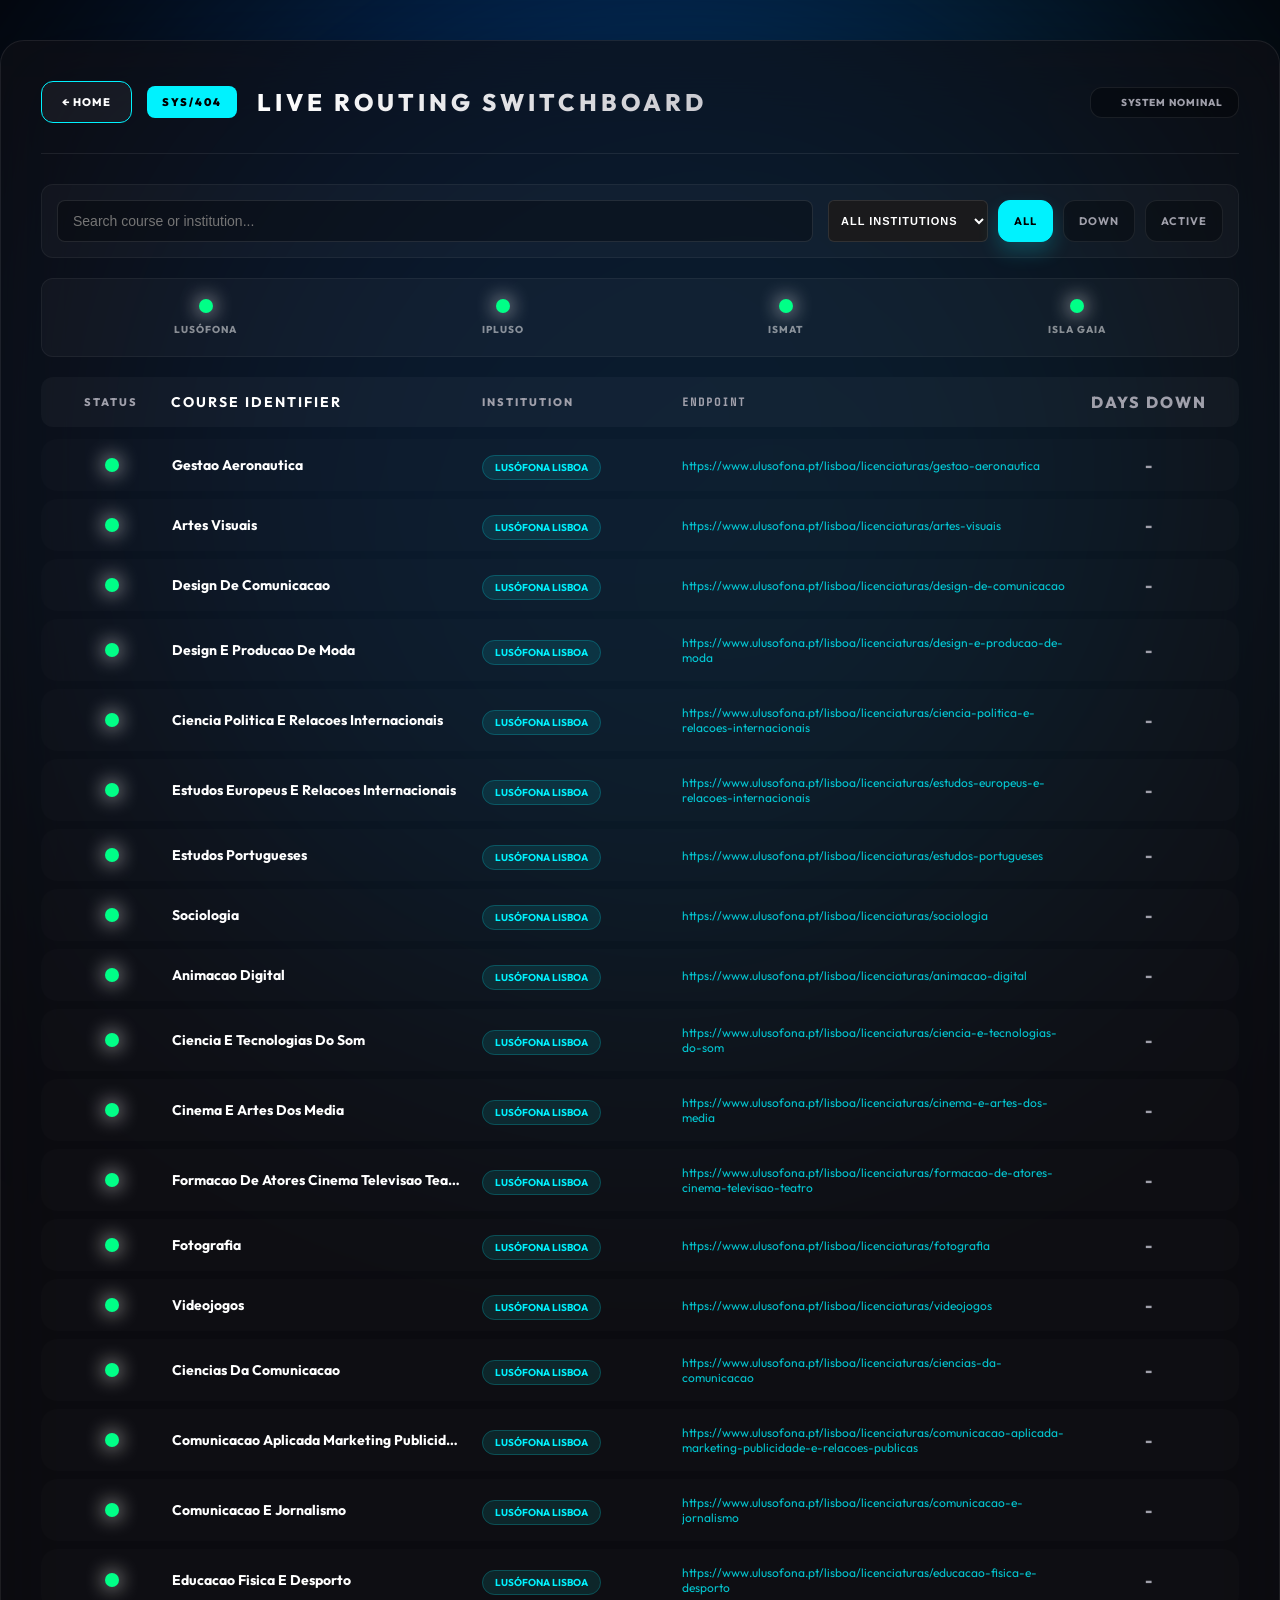
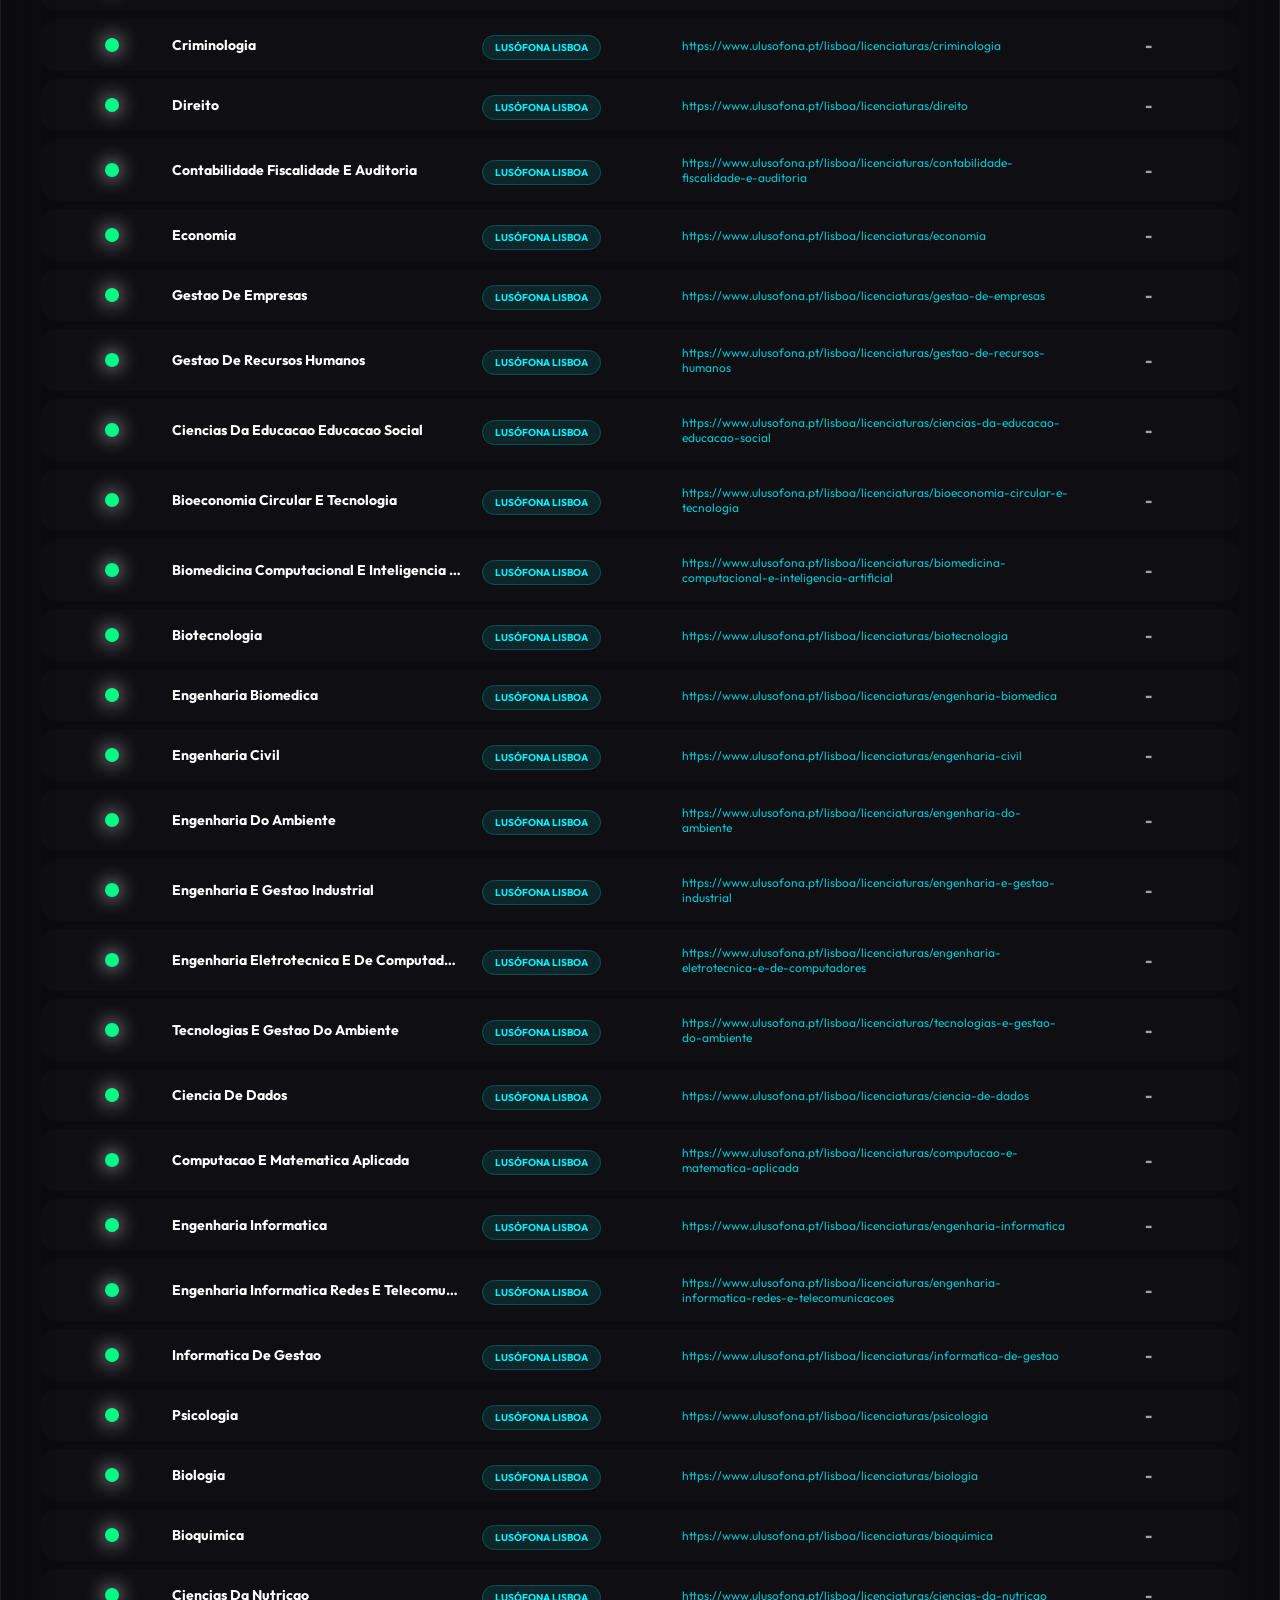
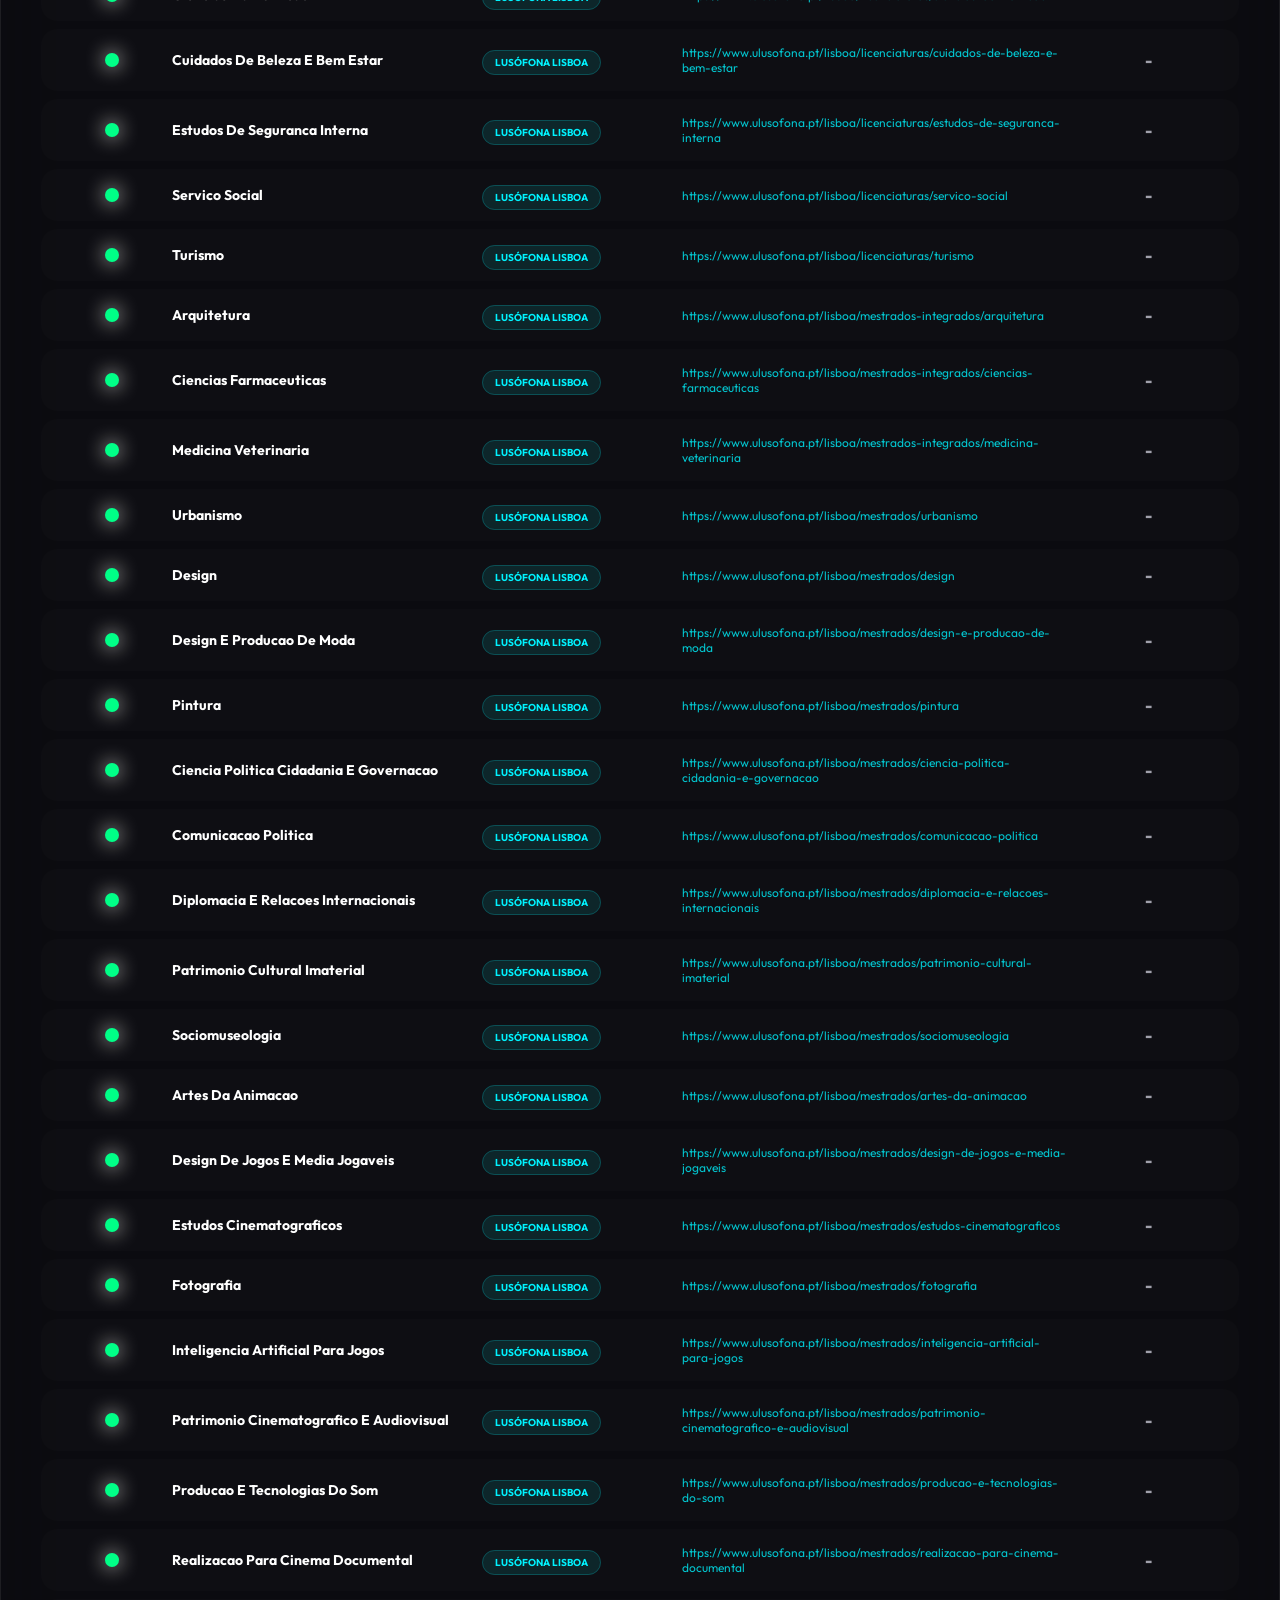
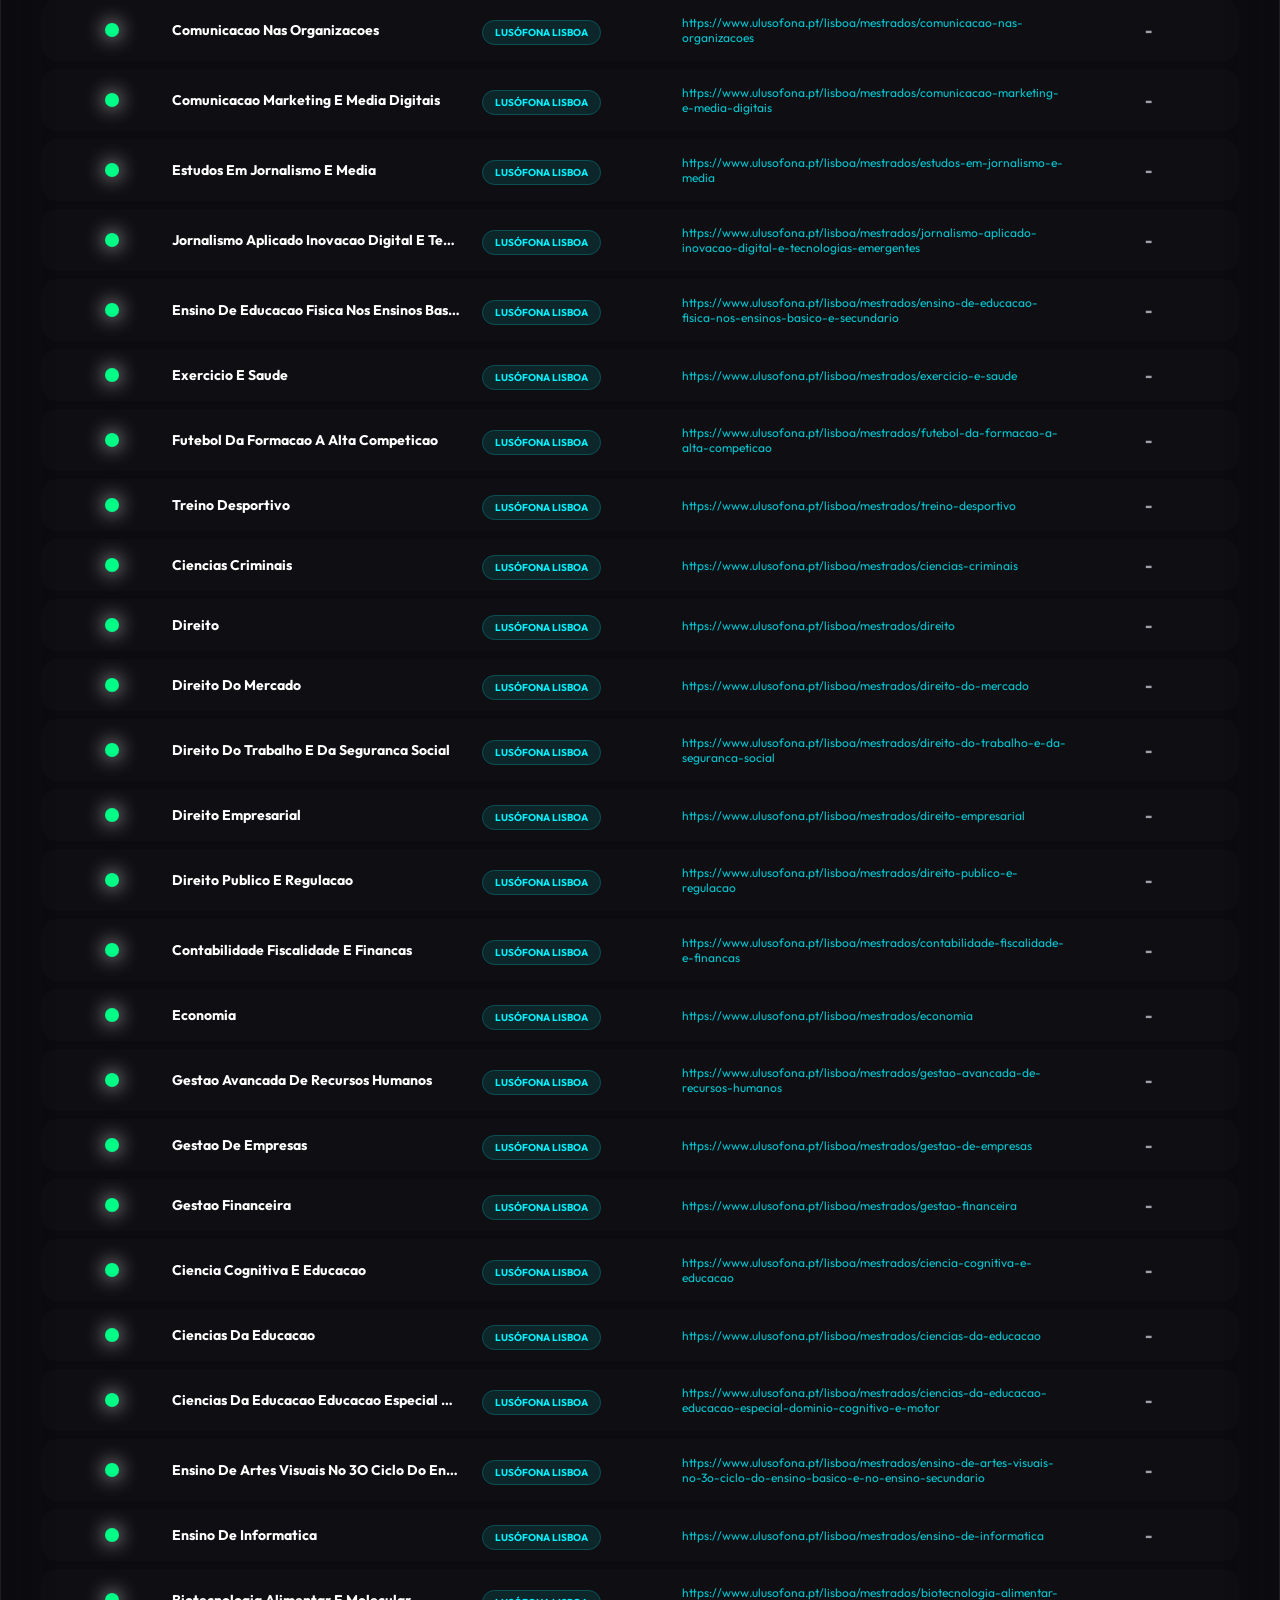
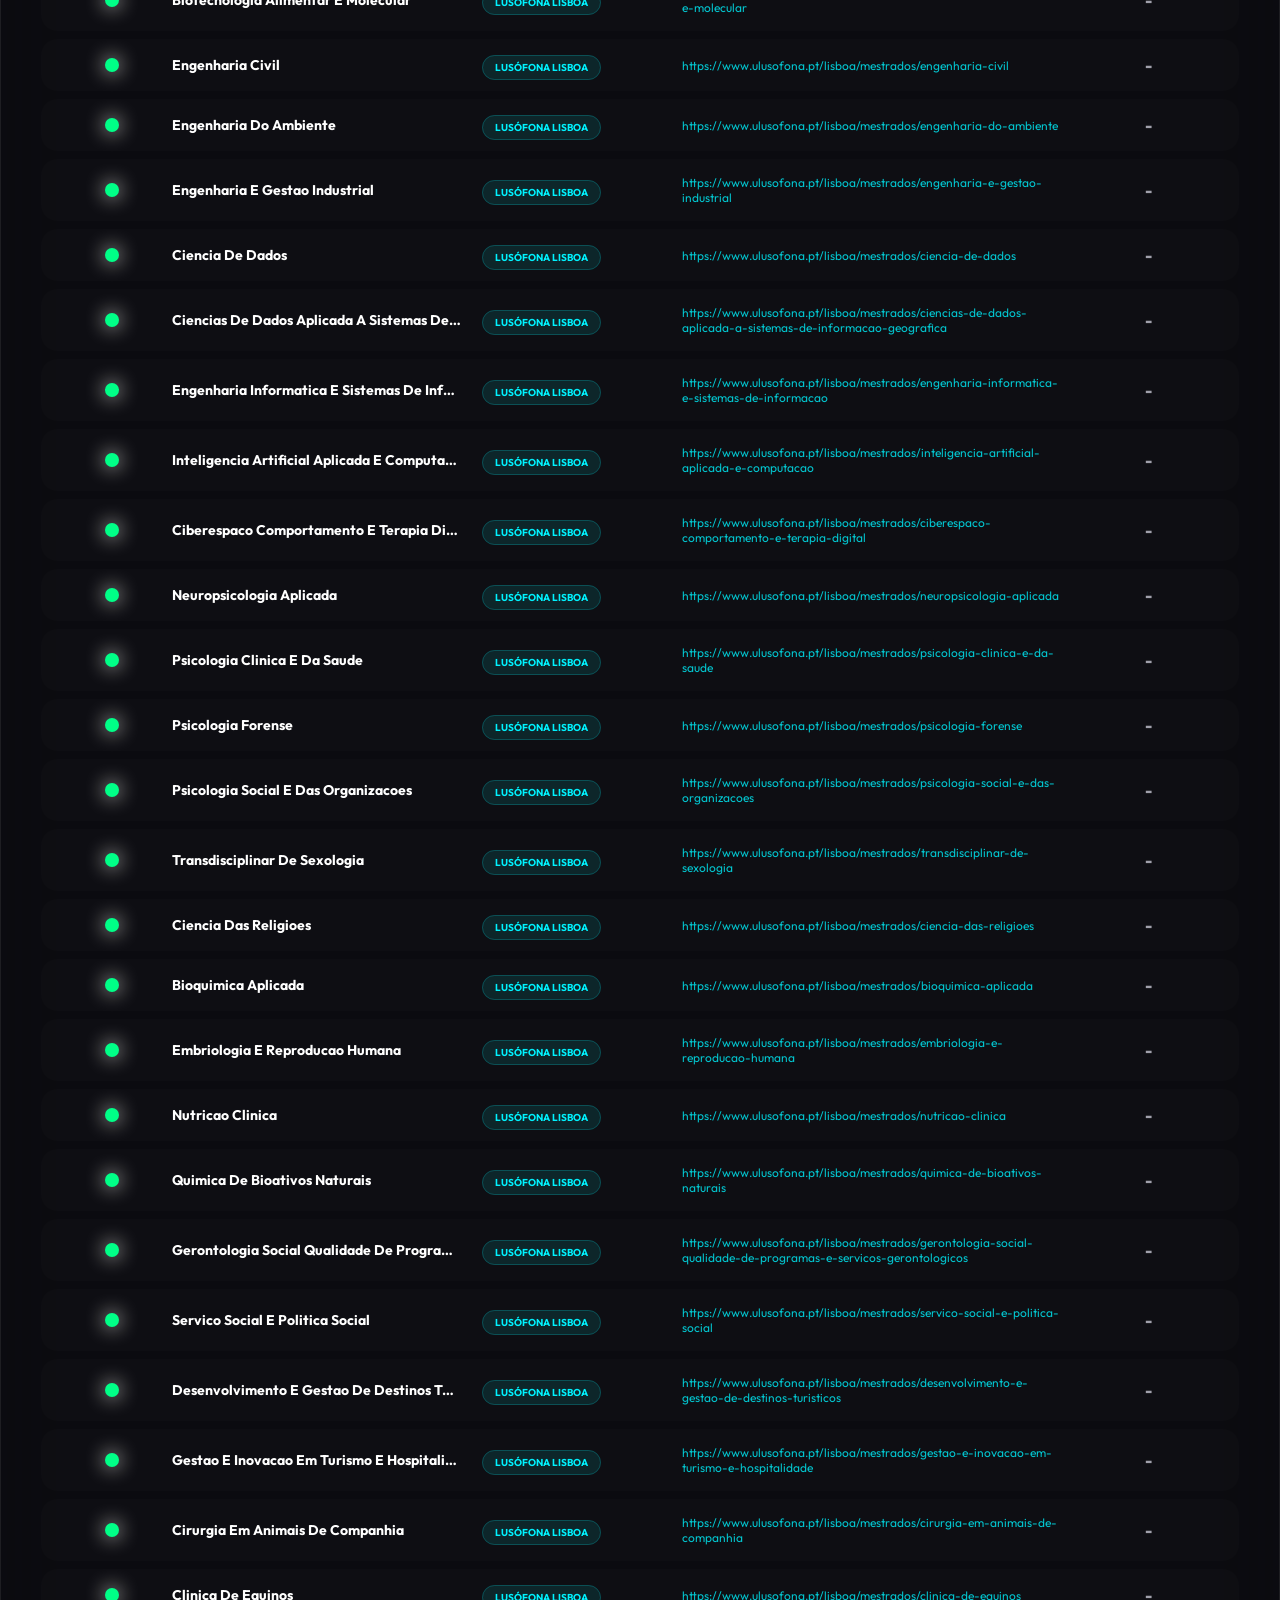
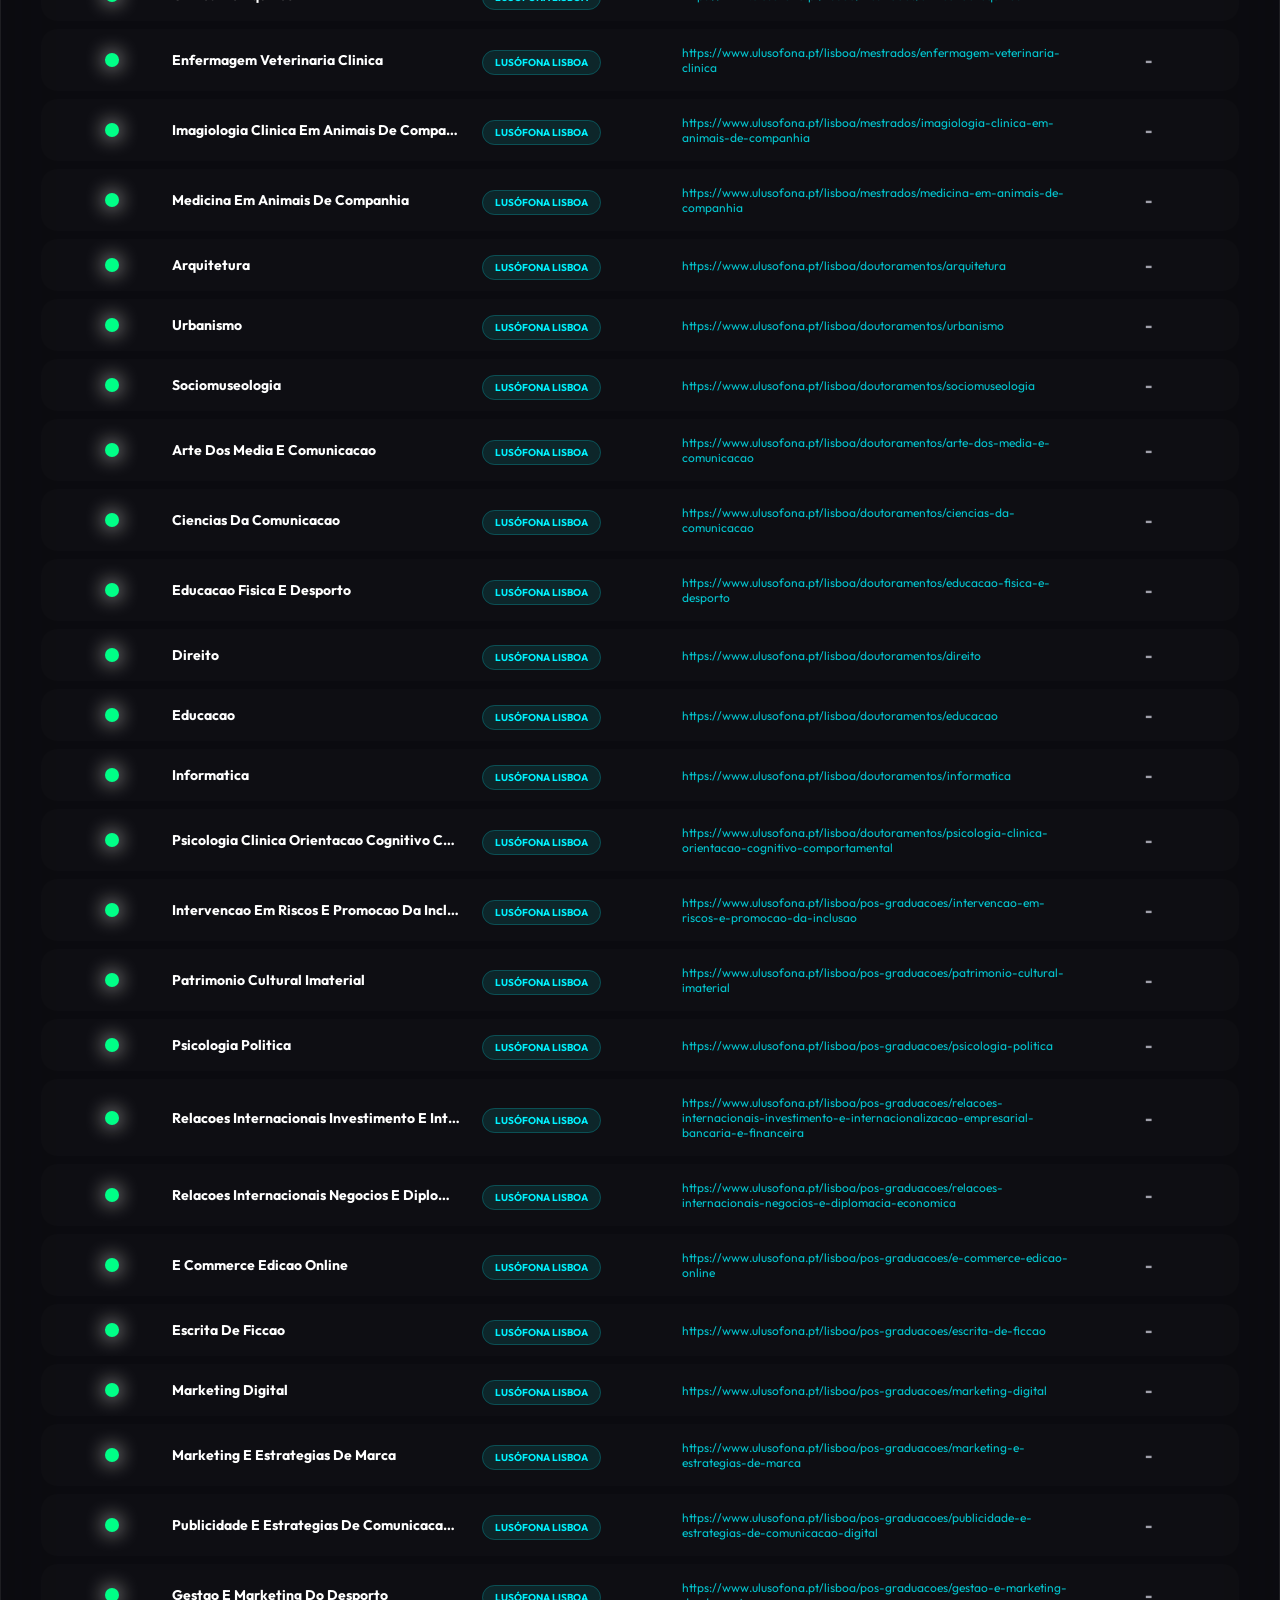
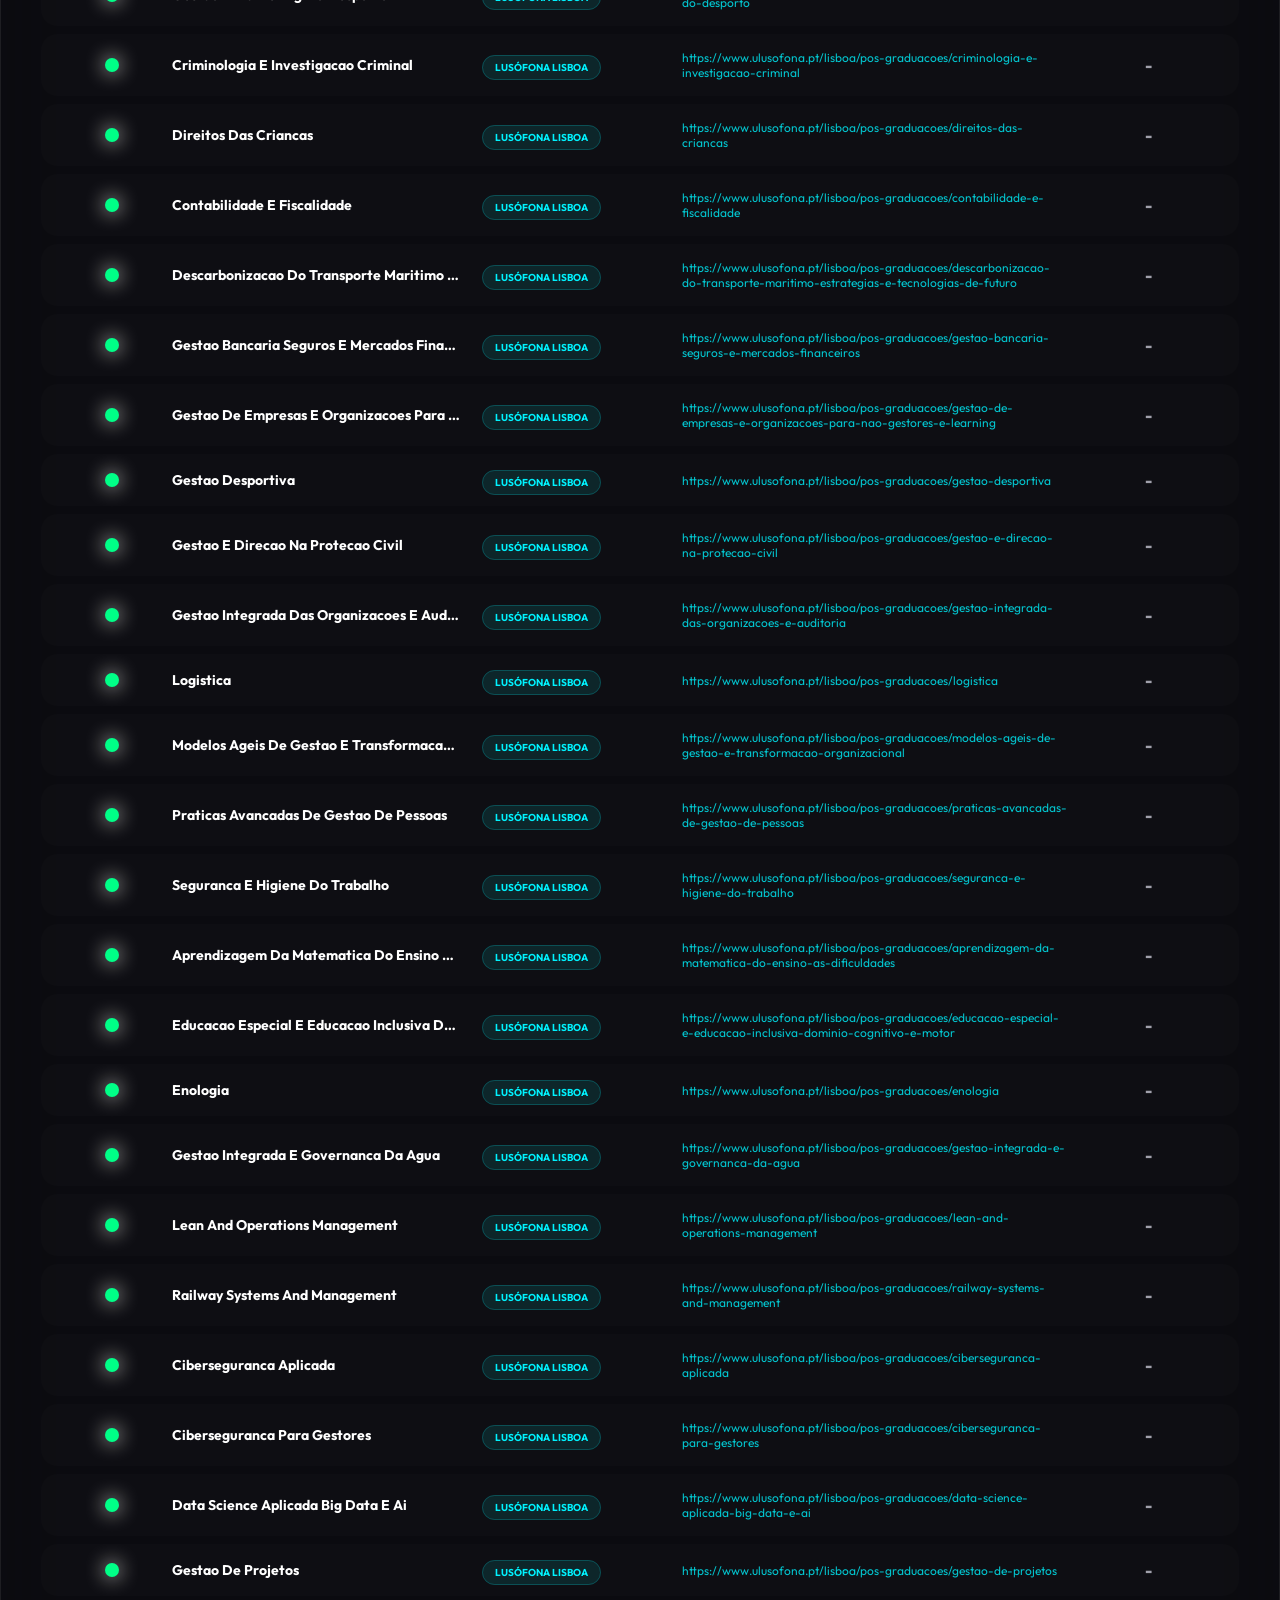
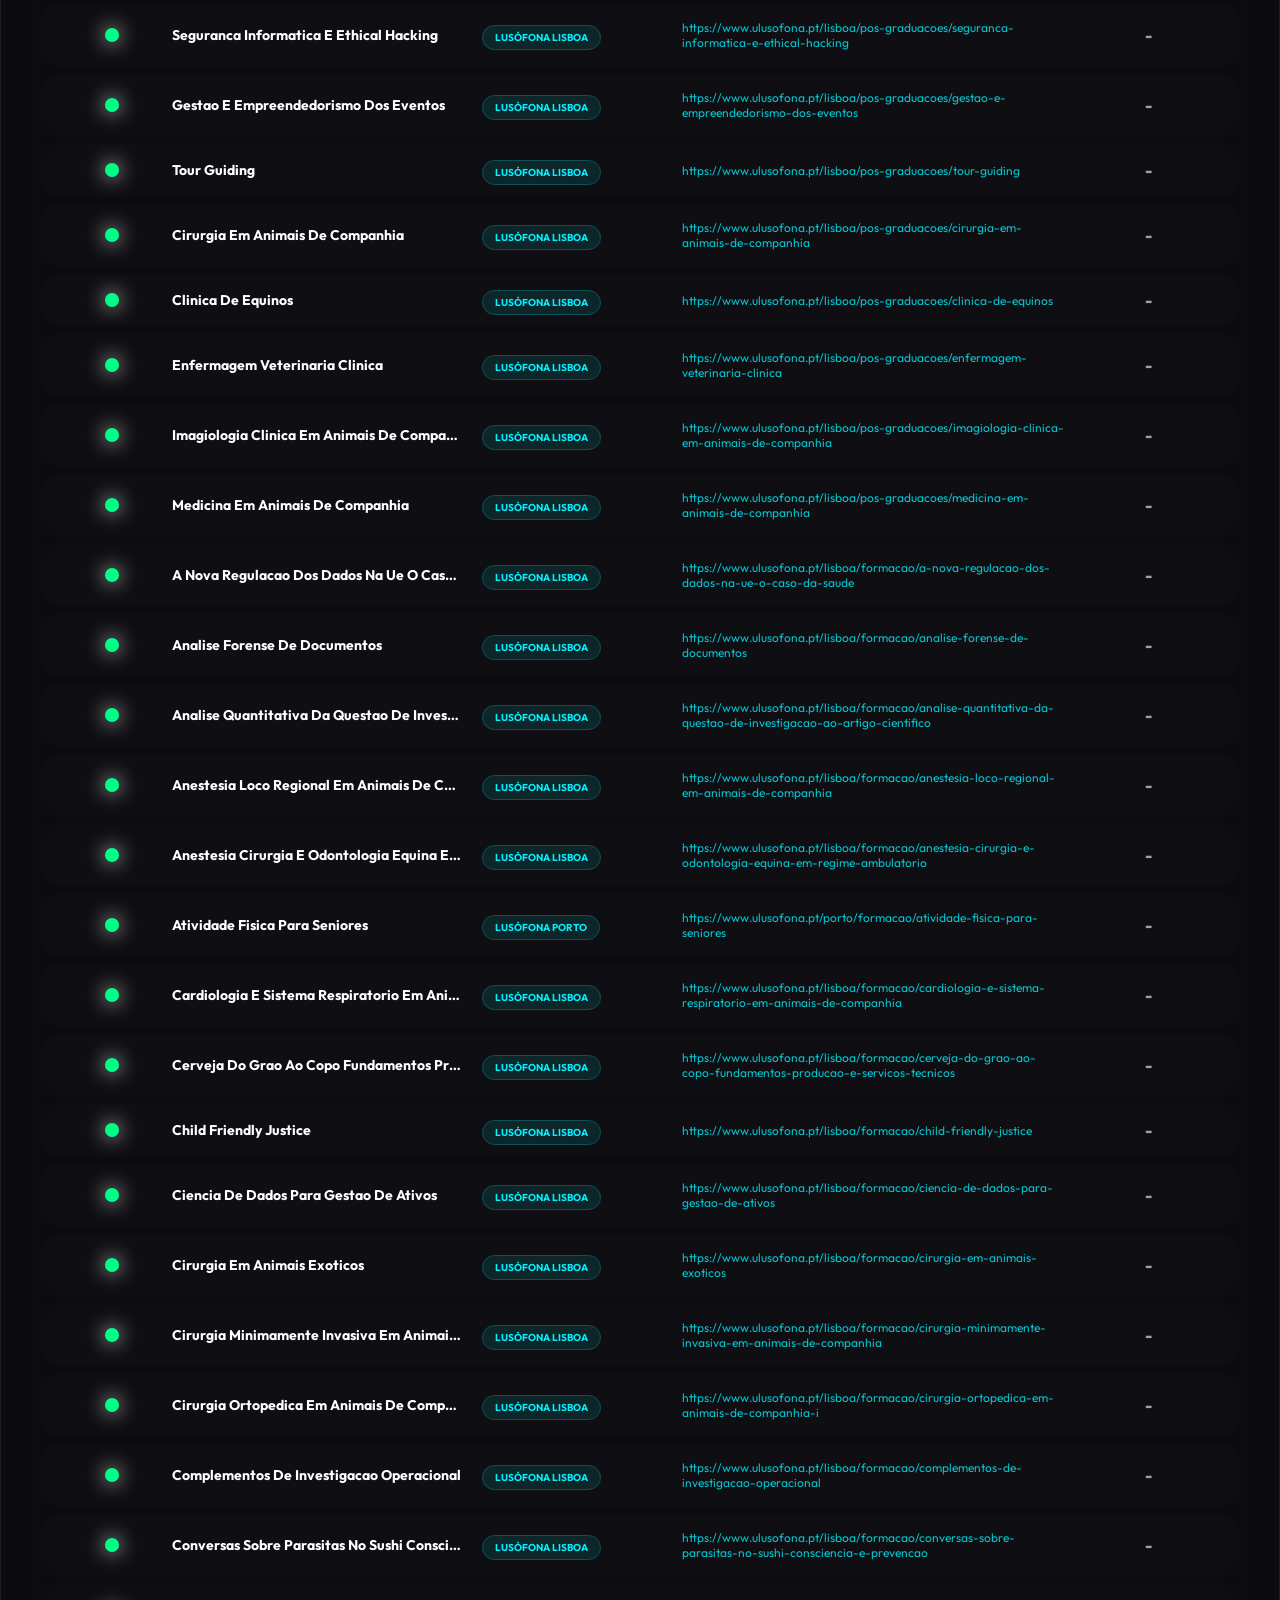
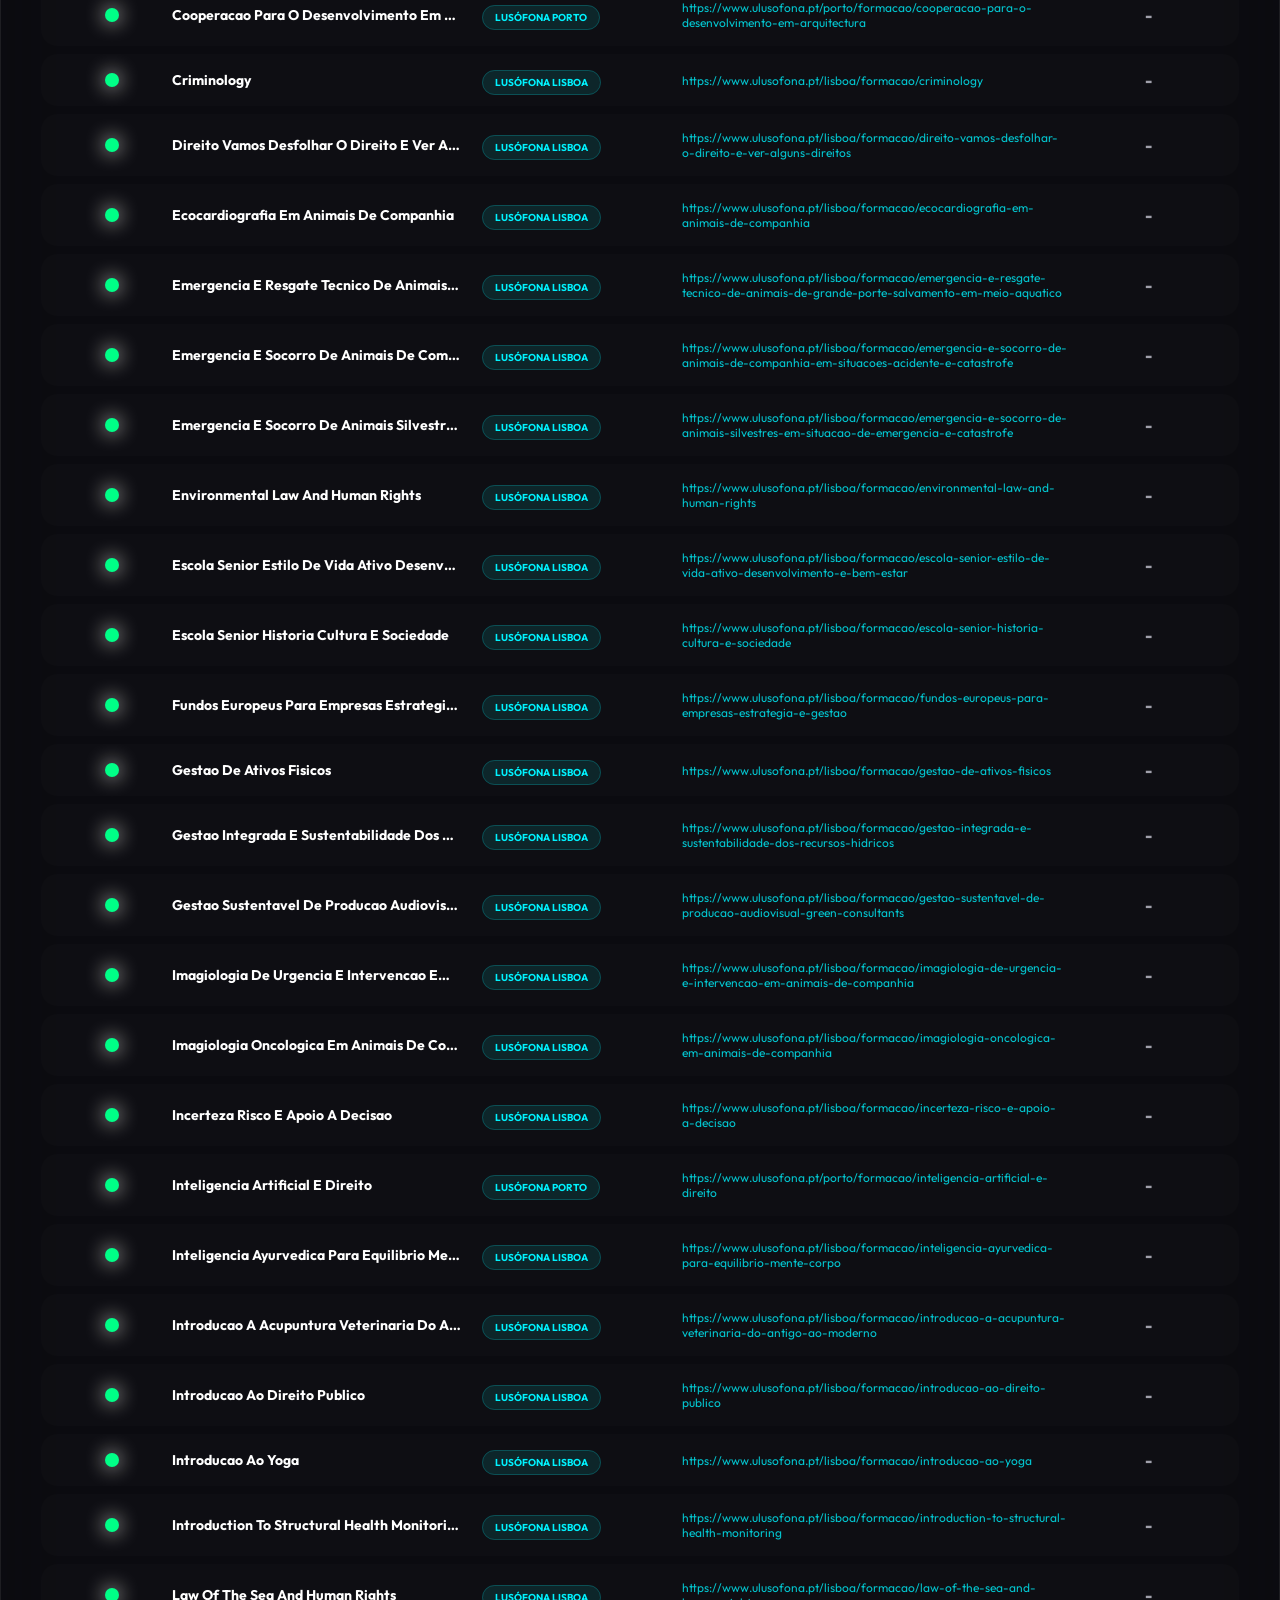
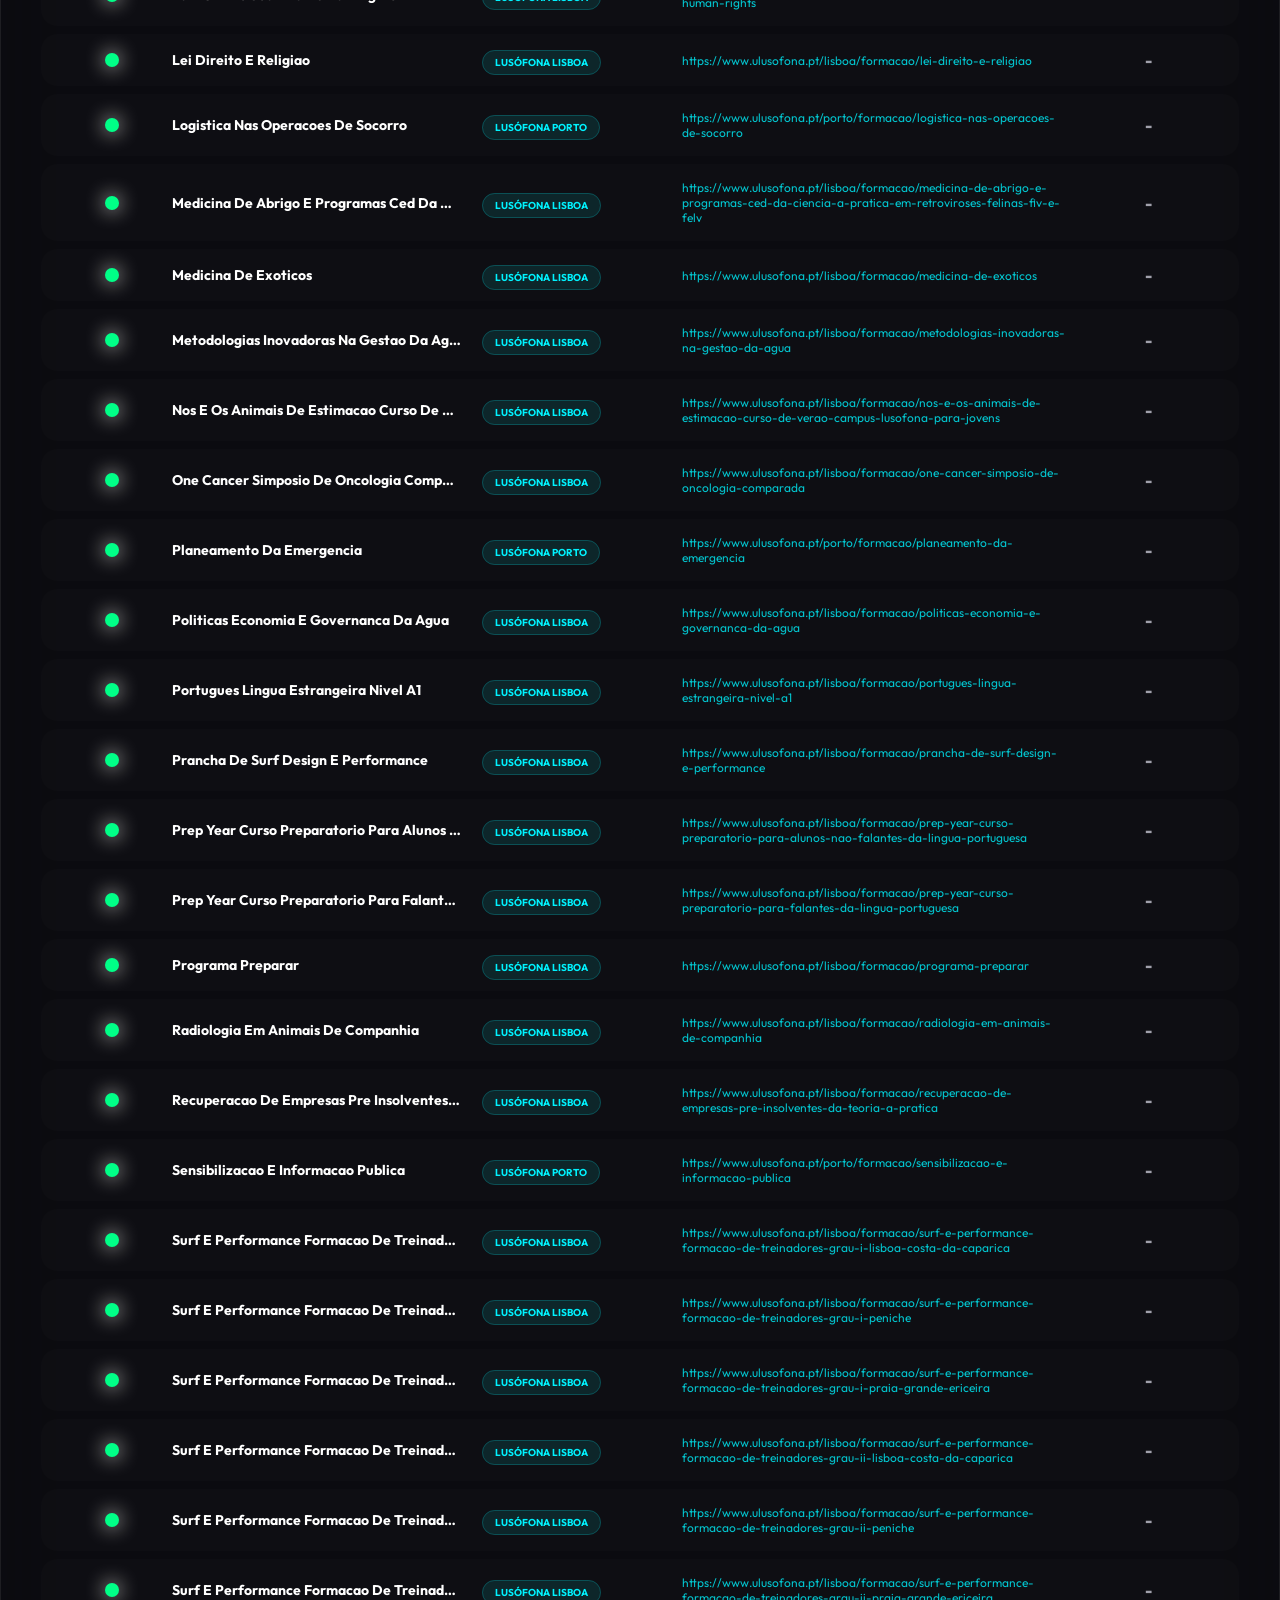
<file: 404-board/index.html>
<!DOCTYPE html>
<html lang="en">
<head>
    <meta charset="UTF-8">
    <meta name="viewport" content="width=device-width, initial-scale=1.0">
    <title>SYS/404 | Live Routing Switchboard</title>
    <link href="https://fonts.googleapis.com/css2?family=Outfit:wght@300;400;600;700;800&family=Share+Tech+Mono&display=swap" rel="stylesheet">
    <link rel="stylesheet" href="style.css">
</head>
<body>
    <!-- Ambient Animated Background Blob (Synced with Main) -->
    <div class="ambient-blob"></div>

    <div class="switchboard-container">
        <div class="header">
            <div class="header-left">
                <button class="btn-home" onclick="location.href='../index.html'">← HOME</button>
                <div class="sys-tag">SYS/404</div>
            </div>
            <h1>LIVE ROUTING SWITCHBOARD</h1>
            <div class="status-indicator">
                <div id="global-led" class="led-dot green pulse"></div>
                <div id="global-status">SYSTEM NOMINAL</div>
            </div>
        </div>

        <div id="critical-alert" class="alert-panel" style="display: none;">
            ⚠️ CRITICAL: We should remove these URLs. (5+ Days Down)
            <div id="critical-list"></div>
        </div>

        <div class="filter-bar" style="display: flex; gap: 15px; margin-bottom: 20px; align-items: center; background: rgba(255,255,255,0.03); padding: 15px; border-radius: 12px; border: 1px solid rgba(255,255,255,0.05);">
            <div class="search-box" style="flex: 1; position: relative;">
                <input type="text" id="board-search" placeholder="Search course or institution..." oninput="applyFilters()" style="width: 100%; background: rgba(0,0,0,0.3); border: 1px solid rgba(255,255,255,0.1); padding: 10px 15px; border-radius: 8px; color: white; font-family: 'Montserrat', sans-serif; outline: none;">
            </div>
            <div class="filter-buttons" style="display: flex; gap: 10px;">
                <select id="inst-filter" onchange="applyFilters()" style="background: #1a1a1c; border: 1px solid rgba(255,255,255,0.1); color: white; padding: 8px; border-radius: 6px; font-family: 'Montserrat', sans-serif; font-size: 11px; outline: none; cursor: pointer;">
                    <option value="all">ALL INSTITUTIONS</option>
                </select>
                <button onclick="setFilter('all')" class="filter-btn active" id="btn-all">ALL</button>
                <button onclick="setFilter('down')" class="filter-btn" id="btn-down">DOWN</button>
                <button onclick="setFilter('active')" class="filter-btn" id="btn-active">ACTIVE</button>
            </div>
        </div>

        <div class="server-status-bar" style="display: flex; justify-content: space-around; gap: 20px; margin-bottom: 20px; background: rgba(255,255,255,0.03); padding: 20px; border-radius: 12px; border: 1px solid rgba(255,255,255,0.05); text-align: center;">
            <div class="server-item">
                <div id="led-lusofona" class="led-diode yellow pulse" style="margin: 0 auto 10px;"></div>
                <div style="font-size: 10px; font-weight: 800; letter-spacing: 1px; color: rgba(255,255,255,0.5);">LUSÓFONA</div>
            </div>
            <div class="server-item">
                <div id="led-ipluso" class="led-diode yellow pulse" style="margin: 0 auto 10px;"></div>
                <div style="font-size: 10px; font-weight: 800; letter-spacing: 1px; color: rgba(255,255,255,0.5);">IPLUSO</div>
            </div>
            <div class="server-item">
                <div id="led-ismat" class="led-diode yellow pulse" style="margin: 0 auto 10px;"></div>
                <div style="font-size: 10px; font-weight: 800; letter-spacing: 1px; color: rgba(255,255,255,0.5);">ISMAT</div>
            </div>
            <div class="server-item">
                <div id="led-islagaia" class="led-diode yellow pulse" style="margin: 0 auto 10px;"></div>
                <div style="font-size: 10px; font-weight: 800; letter-spacing: 1px; color: rgba(255,255,255,0.5);">ISLA GAIA</div>
            </div>
        </div>

        <div class="grid-header">
            <div class="col-led">STATUS</div>
            <div class="col-course">COURSE IDENTIFIER</div>
            <div class="col-inst">INSTITUTION</div>
            <div class="col-url">ENDPOINT</div>
            <div class="col-days">DAYS DOWN</div>
        </div>

        <div id="switch-board-rows" class="rows-container">
            <!-- Rows injected via JS -->
            <div class="loading-state">ESTABLISHING CONNECTION...</div>
        </div>
    </div>

    <script>
        const TRANSLATIONS = {
            'en': {
                'title': 'LIVE ROUTING SWITCHBOARD',
                'home': '← HOME',
                'all-inst': 'ALL INSTITUTIONS',
                'all': 'ALL',
                'down': 'DOWN',
                'active': 'ACTIVE',
                'status': 'STATUS',
                'course': 'COURSE IDENTIFIER',
                'inst': 'INSTITUTION',
                'endpoint': 'ENDPOINT',
                'days': 'DAYS DOWN',
                'loading': 'ESTABLISHING CONNECTION...',
                'search': 'Search course or institution...',
                'nominal': 'SYSTEM NOMINAL',
                'minor': 'MINOR ANOMALIES DETECTED',
                'critical': 'CRITICAL SECTOR FAILURES'
            },
            'pt': {
                'title': 'PAINEL DE ROTEAMENTO LIVE',
                'home': '← INÍCIO',
                'all-inst': 'TODAS AS INSTITUIÇÕES',
                'all': 'TODOS',
                'down': 'DOWN',
                'active': 'ATIVOS',
                'status': 'STATUS',
                'course': 'IDENTIFICADOR DO CURSO',
                'inst': 'INSTITUIÇÃO',
                'endpoint': 'ENDPOINT',
                'days': 'DIAS DOWN',
                'loading': 'ESTABELECENDO CONEXÃO...',
                'search': 'Procurar curso ou instituição...',
                'nominal': 'SISTEMA NOMINAL',
                'minor': 'PEQUENAS ANOMALIAS DETETADAS',
                'critical': 'FALHAS CRÍTICAS DE SETOR'
            }
        };

        let currentLang = localStorage.getItem('hub_lang') || 'en';

        function updateUILanguage() {
            const t = TRANSLATIONS[currentLang];
            if (!t) return;
            document.querySelector('h1').textContent = t.title;
            const homeBtn = document.querySelector('.btn-home');
            if (homeBtn) homeBtn.textContent = t.home;
            
            const instFilter = document.getElementById('inst-filter');
            if (instFilter && instFilter.options[0]) {
                instFilter.options[0].textContent = t['all-inst'];
            }
            
            const btnAll = document.getElementById('btn-all');
            const btnDown = document.getElementById('btn-down');
            const btnActive = document.getElementById('btn-active');
            if (btnAll) btnAll.textContent = t.all;
            if (btnDown) btnDown.textContent = t.down;
            if (btnActive) btnActive.textContent = t.active;
            
            const search = document.getElementById('board-search');
            if (search) search.placeholder = t.search;
            
            const headers = document.querySelectorAll('.grid-header > div');
            if (headers.length >= 5) {
                headers[0].textContent = t.status;
                headers[1].textContent = t.course;
                headers[2].textContent = t.inst;
                headers[3].textContent = t.endpoint;
                headers[4].textContent = t.days;
            }
            
            const loading = document.querySelector('.loading-state');
            if (loading) loading.textContent = t.loading;
        }

        function loadScript(src) {
            return new Promise((resolve, reject) => {
                const s = document.createElement('script');
                s.src = src + '?v=' + Date.now();
                s.onload = resolve;
                s.onerror = reject;
                document.head.appendChild(s);
            });
        }

        // Sync auth and credentials via URL query parameters (important for file:/// and cross-origin sandboxing)
        function syncUrlCredentials() {
            const urlParams = new URLSearchParams(window.location.search);
            const urlUser = urlParams.get('user');
            const urlToken = urlParams.get('token');
            
            if (urlUser) {
                localStorage.setItem('hub_user_name', urlUser);
                localStorage.setItem('hub_is_authed', 'true');
            }
            if (urlToken) {
                localStorage.setItem('github_token', urlToken);
            }
            
            const activeUser = localStorage.getItem('hub_user_name');
            const activeToken = localStorage.getItem('github_token');
            
            if (activeUser) {
                const queryParams = new URLSearchParams();
                queryParams.set('user', activeUser);
                if (activeToken) queryParams.set('token', activeToken);
                const queryStr = queryParams.toString();
                
                const btnHome = document.querySelector('.btn-home');
                if (btnHome) {
                    btnHome.setAttribute('onclick', `location.href='../index.html?${queryStr}'`);
                }
            }
        }

        async function initBoard() {
            syncUrlCredentials();
            try {
                console.log("[404 Board] Starting data ingestion...");
                
                // 1. Load Special Data (Toplinks) - This sets window.specialData
                try {
                    await loadScript('results_special.js');
                    if (window.specialData) {
                        console.log("[404 Board] Captured specialData:", window.specialData.length);
                    }
                } catch(e) { console.warn("[404 Board] No special results found."); }

                // 2. Load Main Data (Courses) - This sets window.telemetryData
                try {
                    await loadScript('results.js');
                    if (window.telemetryData) {
                        console.log("[404 Board] Captured telemetryData:", window.telemetryData.length);
                    }
                } catch(e) { console.warn("[404 Board] No main results found."); }

                const finalData = window.telemetryData || [];
                const specialData = window.specialData || [];

                console.log(`[404 Board] Data Load Complete. Courses: ${finalData.length}, Toplinks: ${specialData.length}`);
                
                checkTelemetry(finalData);
                updateServerLeds(specialData);
            } catch (err) {
                console.error("Critical: Telemetry logic error.", err);
                document.getElementById('switch-board-rows').innerHTML = '<div style="text-align:center; padding:40px; color:#ff4757;">SYSTEM SYNC ERROR - REFRESH IN 60s</div>';
            }
        }

        initBoard();

        function checkTelemetry(data) {
            const container = document.getElementById('switch-board-rows');
            if (!container) return;

            if (!data || data.length === 0) {
                container.innerHTML = '<div style="text-align:center; padding:40px; color:#ffa502;">NO COURSE DATA FOUND - RUNNING AGENT...</div>';
                return;
            }
            
            container.innerHTML = ''; // Clear the "Establishing Connection"
            currentLang = localStorage.getItem('hub_lang') || 'en';
            updateUILanguage();
            
            if (window.telemetryData) {
                rawData = window.telemetryData.map(item => {
                    const txt = document.createElement('textarea');
                    txt.innerHTML = item.Institution || '';
                    return { ...item, Institution: txt.value };
                });

                if (window.specialData) {
                    updateServerLeds(window.specialData);
                }

                populateInstitutions(rawData);
                applyFilters();
                
                const loading = document.querySelector('.loading-state');
                if (loading) loading.style.display = 'none';
            }
        }
        
        function updateServerLeds(data) {
            console.log("[404 Board] LED Update Event: Processing", data.length, "records");
            const mapping = {
                'led-lusofona': 'ensinolusofona.pt',
                'led-ipluso': 'ipluso.pt',
                'led-ismat': 'ismat.pt',
                'led-islagaia': 'islagaia.pt'
            };

            Object.keys(mapping).forEach(id => {
                const urlPart = mapping[id];
                const record = data.find(item => (item.Url || '').toLowerCase().includes(urlPart));
                const led = document.getElementById(id);
                
                if (led) {
                    if (record) {
                        const isOk = record.Status === 'OK' || record.StatusCode === 200 || record.StatusCode === "200";
                        led.className = `led-diode ${isOk ? 'green glow' : 'red pulse-fast'}`;
                        console.log(`[404 Board] MATCH: ${id} -> ${record.Url} [${isOk ? 'UP' : 'DOWN'}]`);
                    } else {
                        console.warn(`[404 Board] MISS: No record found for ${id} using pattern '${urlPart}'`);
                    }
                }
            });
        }

        function populateInstitutions(data) {
            const select = document.getElementById('inst-filter');
            const currentValue = select.value;
            const institutions = [...new Set(data.map(item => item.Institution))].filter(i => i).sort();
            
            select.innerHTML = '<option value="all">ALL INSTITUTIONS</option>';
            institutions.forEach(inst => {
                const opt = document.createElement('option');
                opt.value = inst;
                opt.textContent = inst;
                opt.style.background = '#1a1a1c';
                opt.style.color = 'white';
                select.appendChild(opt);
            });
            select.value = currentValue || 'all';
        }

        function setFilter(filter) {
            currentFilter = filter;
            document.querySelectorAll('.filter-btn').forEach(b => b.classList.remove('active'));
            document.getElementById('btn-' + filter).classList.add('active');
            applyFilters();
        }

        function applyFilters() {
            const search = document.getElementById('board-search').value.toLowerCase();
            const instFilter = document.getElementById('inst-filter').value;
            
            const filtered = rawData.filter(item => {
                const matchesSearch = item.Course.toLowerCase().includes(search) || item.Institution.toLowerCase().includes(search);
                const matchesStatus = (currentFilter === 'all') || 
                                     (currentFilter === 'down' && item.Status !== 'OK') ||
                                     (currentFilter === 'active' && item.Status === 'OK');
                const matchesInst = (instFilter === 'all') || (item.Institution === instFilter);
                
                return matchesSearch && matchesStatus && matchesInst;
            });

            // Sort: Errors first, then by ConsecutiveDaysDown descending
            filtered.sort((a, b) => {
                const aErr = a.Status !== 'OK';
                const bErr = b.Status !== 'OK';
                if (aErr && !bErr) return -1;
                if (!aErr && bErr) return 1;
                // If both are errors, sort by days down
                if (aErr && bErr) return (b.ConsecutiveDaysDown || 0) - (a.ConsecutiveDaysDown || 0);
                return 0;
            });

            renderBoard(filtered);
        }

        function renderBoard(data) {
            const container = document.getElementById('switch-board-rows');
            const criticalList = document.getElementById('critical-list');
            const criticalAlert = document.getElementById('critical-alert');
            const globalStatus = document.getElementById('global-status');
            const globalLed = document.getElementById('global-led');
            const t = TRANSLATIONS[currentLang];
            
            container.innerHTML = '';
            criticalList.innerHTML = '';
            let hasCritical = false;
            let totalErrors = 0;

            data.forEach(item => {
                const isError = item.Status !== 'OK';
                const daysDown = item.ConsecutiveDaysDown || 0;
                if (isError) totalErrors++;

                if (isError && daysDown >= 5) {
                    hasCritical = true;
                    const div = document.createElement('div');
                    div.textContent = `${item.Course} [${item.StatusCode}] - ${item.Url}`;
                    criticalList.appendChild(div);
                }

                const row = document.createElement('div');
                row.className = `row ${isError ? 'row-error' : 'row-ok'}`;
                row.innerHTML = `
                    <div class="col-led"><div class="led-diode ${isError ? 'red pulse-fast' : 'green glow'}"></div></div>
                    <div class="col-course">${item.Course}</div>
                    <div class="col-inst"><span class="inst-tag">${item.Institution}</span></div>
                    <div class="col-url"><a href="${item.Url}" target="_blank">${item.Url}</a></div>
                    <div class="col-days">${isError ? daysDown : '-'}</div>
                `;
                container.appendChild(row);
            });

            criticalAlert.style.display = hasCritical ? 'block' : 'none';
            if (hasCritical) {
                globalStatus.textContent = t.critical;
                globalLed.className = 'led-dot red pulse-fast';
            } else if (totalErrors > 0) {
                globalStatus.textContent = t.minor;
                globalLed.className = 'led-dot yellow pulse';
            } else {
                globalStatus.textContent = t.nominal;
                globalLed.className = 'led-dot green pulse';
            }
        }

        let currentFilter = 'all';
        let rawData = [];


        // initBoard() handles everything
        setInterval(() => location.reload(), 300000); // Hard refresh every 5 mins to catch new file
    </script>
</body>
</html>
</file>
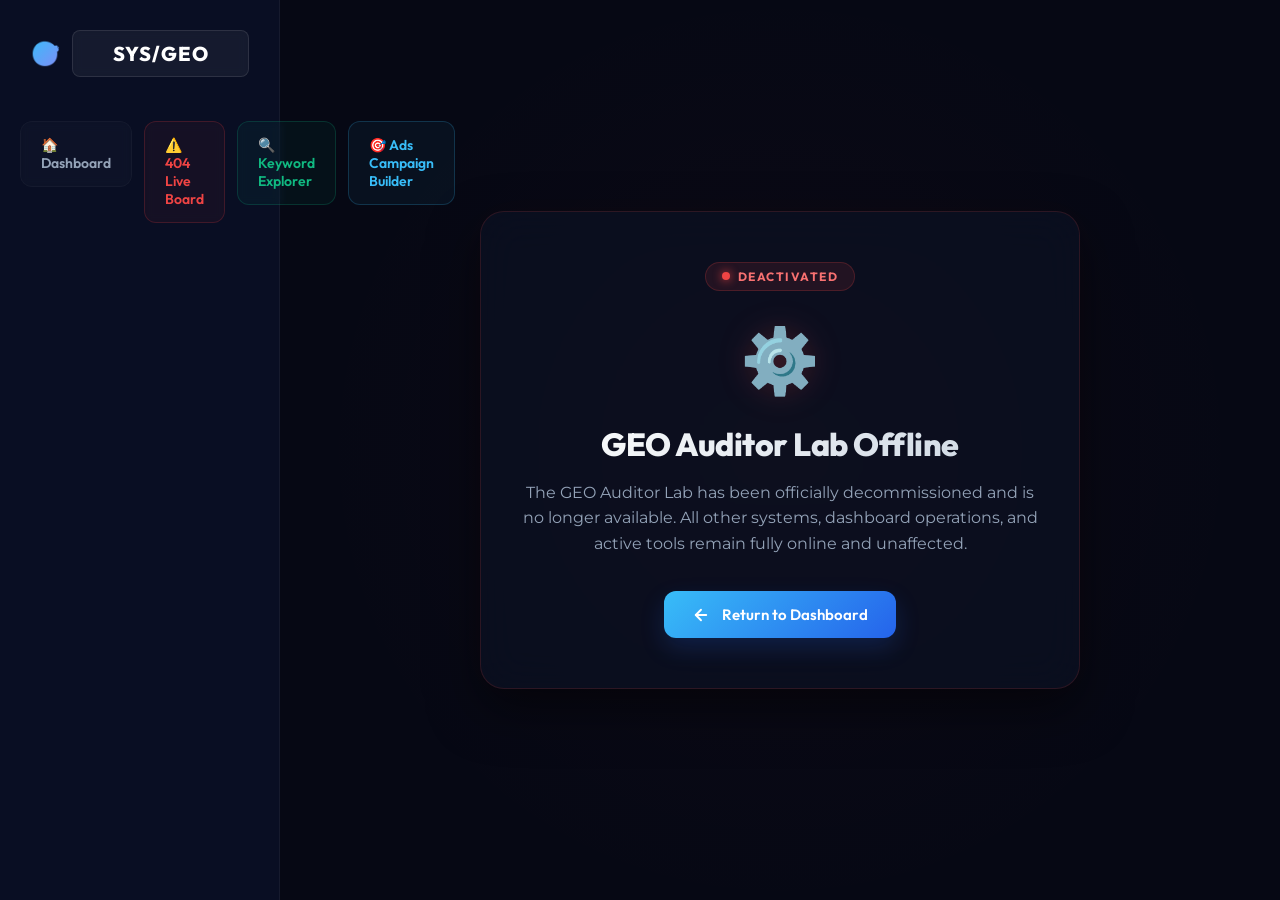
<file: captcha/index.html>
<!DOCTYPE html>
<html lang="en">
<head>
    <meta charset="UTF-8">
    <meta name="viewport" content="width=device-width, initial-scale=1.0, maximum-scale=1.0, user-scalable=no">
    <title>GEO Auditor Lab | Deactivated</title>
    <link href="https://fonts.googleapis.com/css2?family=Outfit:wght@300;400;600;700;800&family=Montserrat:wght@300;400;600;700&display=swap" rel="stylesheet">
    <link rel="stylesheet" href="../style.css">
    <link rel="icon" href="data:image/svg+xml,<svg xmlns=%22http://www.w3.org/2000/svg%22 viewBox=%220 0 100 100%22><text y=%22.9em%22 font-size=%2290%22>⚠️</text></svg>">
    <style>
        body {
            font-family: 'Montserrat', sans-serif;
            background: #060814;
            color: #f8fafc;
            min-height: 100vh;
            margin: 0;
            overflow-x: hidden;
            display: flex;
            flex-direction: column;
        }

        .layout-container {
            display: flex;
            min-height: 100vh;
            width: 100%;
        }

        /* Sidebar styling matches other views but lacks GEO Auditor link */
        .sidebar {
            width: 280px;
            background: rgba(10, 15, 36, 0.95);
            border-right: 1px solid rgba(255, 255, 255, 0.05);
            padding: 30px 20px;
            display: flex;
            flex-direction: column;
            box-sizing: border-box;
            backdrop-filter: blur(20px);
        }

        .logo-section {
            display: flex;
            align-items: center;
            gap: 12px;
            margin-bottom: 40px;
            padding: 0 10px;
        }

        .logo-icon {
            font-size: 24px;
            background: linear-gradient(135deg, #38bdf8, #818cf8);
            -webkit-background-clip: text;
            -webkit-text-fill-color: transparent;
        }

        .logo-text {
            font-family: 'Outfit', sans-serif;
            font-weight: 800;
            font-size: 20px;
            letter-spacing: 1px;
            color: #ffffff;
        }

        .nav-links {
            display: flex;
            flex-direction: flex-start;
            gap: 12px;
            flex-grow: 1;
        }

        .nav-degree-btn {
            padding: 14px 20px;
            border-radius: 12px;
            font-family: 'Outfit', sans-serif;
            font-weight: 600;
            font-size: 14px;
            transition: all 0.3s cubic-bezier(0.4, 0, 0.2, 1);
            border: 1px solid rgba(255, 255, 255, 0.03);
            background: rgba(255, 255, 255, 0.02);
            color: #94a3b8;
            cursor: pointer;
            margin-bottom: 8px;
            display: block;
            width: 100%;
            box-sizing: border-box;
        }

        .nav-degree-btn:hover {
            background: rgba(255, 255, 255, 0.05);
            color: #ffffff;
            transform: translateY(-1px);
        }

        /* Main notice content area */
        .main-workspace {
            flex: 1;
            display: flex;
            align-items: center;
            justify-content: center;
            padding: 40px;
            box-sizing: border-box;
            background: radial-gradient(circle at center, rgba(239, 68, 68, 0.03) 0%, transparent 70%);
        }

        .deactivated-card {
            max-width: 600px;
            width: 100%;
            background: rgba(15, 23, 42, 0.45);
            border: 1px solid rgba(239, 68, 68, 0.15);
            border-radius: 24px;
            padding: 50px 40px;
            box-sizing: border-box;
            text-align: center;
            backdrop-filter: blur(20px);
            box-shadow: 0 20px 50px rgba(0, 0, 0, 0.5), 0 0 40px rgba(239, 68, 68, 0.03);
            animation: fadeIn 0.8s cubic-bezier(0.16, 1, 0.3, 1);
        }

        .status-badge {
            display: inline-flex;
            align-items: center;
            gap: 8px;
            padding: 6px 16px;
            border-radius: 100px;
            background: rgba(239, 68, 68, 0.1);
            border: 1px solid rgba(239, 68, 68, 0.2);
            color: #f87171;
            font-family: 'Outfit', sans-serif;
            font-size: 12px;
            font-weight: 700;
            text-transform: uppercase;
            letter-spacing: 1.5px;
            margin-bottom: 30px;
        }

        .status-dot {
            width: 8px;
            height: 8px;
            border-radius: 50%;
            background: #ef4444;
            box-shadow: 0 0 10px #ef4444;
            animation: pulse 2s infinite;
        }

        .card-icon {
            font-size: 64px;
            margin-bottom: 25px;
            filter: drop-shadow(0 0 15px rgba(239, 68, 68, 0.2));
            animation: float 4s ease-in-out infinite;
        }

        h1 {
            font-family: 'Outfit', sans-serif;
            font-size: 32px;
            font-weight: 800;
            margin: 0 0 16px 0;
            background: linear-gradient(135deg, #ffffff 0%, #cbd5e1 100%);
            -webkit-background-clip: text;
            -webkit-text-fill-color: transparent;
            letter-spacing: -0.5px;
        }

        p {
            font-size: 16px;
            line-height: 1.6;
            color: #94a3b8;
            margin: 0 0 35px 0;
        }

        .btn-action {
            display: inline-flex;
            align-items: center;
            gap: 10px;
            padding: 14px 28px;
            background: linear-gradient(135deg, #38bdf8 0%, #2563eb 100%);
            border-radius: 12px;
            color: #ffffff;
            font-family: 'Outfit', sans-serif;
            font-weight: 600;
            font-size: 15px;
            text-decoration: none;
            box-shadow: 0 10px 25px rgba(37, 99, 235, 0.2);
            transition: all 0.3s cubic-bezier(0.4, 0, 0.2, 1);
        }

        .btn-action:hover {
            transform: translateY(-2px);
            box-shadow: 0 15px 30px rgba(37, 99, 235, 0.35);
            background: linear-gradient(135deg, #0ea5e9 0%, #1d4ed8 100%);
        }

        @keyframes fadeIn {
            from { opacity: 0; transform: translateY(20px); }
            to { opacity: 1; transform: translateY(0); }
        }

        @keyframes pulse {
            0% { transform: scale(0.95); opacity: 0.5; }
            50% { transform: scale(1.05); opacity: 1; }
            100% { transform: scale(0.95); opacity: 0.5; }
        }

        @keyframes float {
            0% { transform: translateY(0px); }
            50% { transform: translateY(-10px); }
            100% { transform: translateY(0px); }
        }

        @media (max-width: 768px) {
            .sidebar { display: none; }
            .deactivated-card { padding: 40px 25px; }
            h1 { font-size: 26px; }
        }
    </style>
</head>
<body>
    <div class="layout-container">
        <!-- Sidebar Navigation -->
        <aside class="sidebar">
            <div class="logo-section">
                <div class="logo-icon">🎯</div>
                <div class="logo-text">SYS/GEO</div>
            </div>
            
            <nav class="nav-links">
                <a href="../index.html" style="text-decoration: none;">
                    <div class="nav-degree-btn">
                        🏠 Dashboard
                    </div>
                </a>
                <a href="../404-board/" style="text-decoration: none;">
                    <div class="nav-degree-btn" style="color: #ef4444; border-color: rgba(239,68,68,0.2); background: rgba(239,68,68,0.05);">
                        ⚠️ 404 Live Board
                    </div>
                </a>
                <a href="../keyword-explorer/index.html" style="text-decoration: none;">
                    <div class="nav-degree-btn" style="color: #10b981; border-color: rgba(16,185,129,0.2); background: rgba(16,185,129,0.05);">
                        🔍 Keyword Explorer
                    </div>
                </a>
                <a href="../campaign-builder/index.html" style="text-decoration: none;">
                    <div class="nav-degree-btn" style="color: #38bdf8; border-color: rgba(56,189,248,0.2); background: rgba(56,189,248,0.05);">
                        🎯 Ads Campaign Builder
                    </div>
                </a>
            </nav>
        </aside>

        <!-- Main Notice Area -->
        <main class="main-workspace">
            <div class="deactivated-card">
                <div class="status-badge">
                    <span class="status-dot"></span>
                    Deactivated
                </div>
                <div class="card-icon">⚙️</div>
                <h1>GEO Auditor Lab Offline</h1>
                <p>The GEO Auditor Lab has been officially decommissioned and is no longer available. All other systems, dashboard operations, and active tools remain fully online and unaffected.</p>
                <a href="../index.html" class="btn-action">
                    <svg width="18" height="18" viewBox="0 0 24 24" fill="none" stroke="currentColor" stroke-width="2.5" stroke-linecap="round" stroke-linejoin="round" style="margin-right: 2px;"><line x1="19" y1="12" x2="5" y2="12"/><polyline points="12 19 5 12 12 5"/></svg>
                    Return to Dashboard
                </a>
            </div>
        </main>
    </div>
</body>
</html>
</file>
<file: 404-board/style.css>
:root {
    --bg-dark: #050507;
    --bg-card: rgba(15, 15, 20, 0.7);
    --accent-primary: #00f2fe;
    --accent-secondary: #4facfe;
    --success: #00ff87;
    --warning: #ffcc00;
    --danger: #ff4d4d;
    --text-primary: #ffffff;
    --text-muted: #a0a0ab;
    --border-color: rgba(255, 255, 255, 0.08);
    --blob-gradient: linear-gradient(135deg, #0057FF, #00C2FF);
    --std-height: 42px;
}

* {
    margin: 0;
    padding: 0;
    box-sizing: border-box;
    font-family: 'Outfit', sans-serif;
}

body {
    background-color: var(--bg-dark);
    color: var(--text-primary);
    overflow-x: hidden;
    min-height: 100vh;
}

.ambient-blob {
    position: fixed;
    top: 50%;
    left: 50%;
    transform: translate(-50%, -50%);
    width: 1125px;
    height: 1125px;
    background: var(--blob-gradient);
    filter: blur(160px);
    border-radius: 50%;
    z-index: -1;
    opacity: 0.4;
    pointer-events: none;
    animation: blob-float 20s infinite alternate cubic-bezier(0.4, 0, 0.2, 1);
}

@keyframes blob-float {
    from { transform: translate(-55%, -45%) scale(1); }
    to { transform: translate(-45%, -55%) scale(1.1); }
}

.switchboard-container {
    max-width: 1400px;
    margin: 40px auto;
    background: var(--bg-card);
    backdrop-filter: blur(40px);
    -webkit-backdrop-filter: blur(40px);
    border: 1px solid var(--border-color);
    border-radius: 24px;
    box-shadow: 0 40px 100px rgba(0, 0, 0, 0.6);
    padding: 40px;
    animation: slide-up 0.8s cubic-bezier(0.16, 1, 0.3, 1);
}

@keyframes slide-up {
    from { transform: translateY(30px); opacity: 0; }
    to { transform: translateY(0); opacity: 1; }
}

/* HEADER SECTION */
.header {
    display: flex;
    align-items: center;
    justify-content: space-between;
    padding-bottom: 30px;
    border-bottom: 1px solid var(--border-color);
    margin-bottom: 30px;
    gap: 20px;
}

.header-left {
    display: flex;
    align-items: center;
    gap: 15px;
}

.btn-home {
    height: var(--std-height);
    padding: 0 20px;
    background: rgba(255, 255, 255, 0.05);
    border: 1px solid var(--accent-primary);
    border-radius: 12px;
    color: white;
    font-size: 11px;
    font-weight: 800;
    text-transform: uppercase;
    letter-spacing: 1px;
    cursor: pointer;
    display: flex;
    align-items: center;
    transition: all 0.3s;
}

.btn-home:hover {
    background: var(--accent-primary);
    color: #000;
    box-shadow: 0 0 20px rgba(0, 242, 254, 0.4);
}

.sys-tag {
    height: 32px;
    padding: 0 15px;
    background: var(--accent-primary);
    color: #000;
    border-radius: 8px;
    font-size: 11px;
    font-weight: 900;
    display: flex;
    align-items: center;
    letter-spacing: 2px;
}

h1 {
    font-size: 24px;
    font-weight: 800;
    letter-spacing: 4px;
    text-transform: uppercase;
    background: linear-gradient(to right, #fff, var(--text-muted));
    -webkit-background-clip: text;
    -webkit-text-fill-color: transparent;
    flex: 1;
}

.status-indicator {
    display: flex;
    align-items: center;
    gap: 15px;
    background: rgba(0, 0, 0, 0.3);
    padding: 8px 15px;
    border-radius: 12px;
    border: 1px solid var(--border-color);
}

.sync-btn {
    background: rgba(0, 255, 135, 0.1);
    border: 1px solid var(--success);
    color: var(--success);
    padding: 6px 12px;
    border-radius: 6px;
    font-size: 10px;
    font-weight: 800;
    cursor: pointer;
    transition: all 0.3s;
}

.sync-btn:hover {
    background: var(--success);
    color: #000;
}

#global-status {
    font-size: 10px;
    font-weight: 800;
    letter-spacing: 1px;
    color: var(--text-muted);
}

/* FILTER BAR */
.filter-bar {
    display: flex;
    gap: 12px;
    margin-bottom: 30px;
    background: rgba(255, 255, 255, 0.02);
    padding: 12px;
    border-radius: 16px;
    border: 1px solid var(--border-color);
}

.search-box {
    flex: 1;
}

#board-search {
    width: 100%;
    height: var(--std-height);
    background: rgba(0, 0, 0, 0.3);
    border: 1px solid var(--border-color);
    padding: 0 20px;
    border-radius: 12px;
    color: white;
    font-size: 14px;
    transition: all 0.3s;
}

#inst-filter, .filter-btn {
    height: var(--std-height);
    background: rgba(0, 0, 0, 0.3);
    border: 1px solid var(--border-color);
    color: var(--text-muted);
    padding: 0 15px;
    border-radius: 12px;
    font-size: 11px;
    font-weight: 700;
    text-transform: uppercase;
    letter-spacing: 1px;
    cursor: pointer;
    transition: all 0.3s;
}

.filter-btn.active {
    background: var(--accent-primary);
    color: #000;
    border-color: var(--accent-primary);
    box-shadow: 0 10px 20px rgba(0, 242, 254, 0.2);
}

/* GRID SYSTEM */
.grid-header, .row {
    display: grid;
    grid-template-columns: 80px 1.5fr 180px 2fr 120px;
    align-items: center;
    padding: 15px 30px;
    gap: 20px;
}

.grid-header {
    background: rgba(255, 255, 255, 0.03);
    border-radius: 12px;
    margin-bottom: 12px;
    color: var(--text-muted);
    font-size: 11px;
    font-weight: 800;
    letter-spacing: 2px;
    text-transform: uppercase;
}

.row {
    background: rgba(255, 255, 255, 0.01);
    border-radius: 16px;
    border: 1px solid transparent;
    margin-bottom: 8px;
    transition: all 0.3s;
}

.row:hover {
    background: rgba(255, 255, 255, 0.04);
    border-color: var(--border-color);
    transform: translateX(5px);
}

.row-error {
    background: rgba(255, 77, 77, 0.03);
    border-color: rgba(255, 77, 77, 0.1);
}

/* COLUMN STYLES */
.col-led { display: flex; justify-content: center; }
.col-course { font-weight: 700; font-size: 14px; color: #fff; overflow: hidden; text-overflow: ellipsis; white-space: nowrap; }
.col-inst { }
.col-url { font-family: 'Share Tech Mono', monospace; font-size: 12px; }
.col-url a { color: var(--accent-primary); text-decoration: none; opacity: 0.8; transition: 0.2s; display: block; overflow: hidden; text-overflow: ellipsis; }
.col-url a:hover { opacity: 1; text-shadow: 0 0 10px var(--accent-primary); }
.col-days { text-align: center; font-weight: 800; font-size: 16px; color: var(--text-muted); }

.inst-tag {
    font-size: 10px;
    padding: 5px 12px;
    background: rgba(0, 242, 254, 0.1);
    border: 1px solid rgba(0, 242, 254, 0.2);
    border-radius: 20px;
    color: var(--accent-primary);
    font-weight: 700;
    text-transform: uppercase;
}

.led-diode {
    width: 14px;
    height: 14px;
    border-radius: 50%;
    background: rgba(255,255,255,0.1);
    transition: all 0.5s;
}

.led-diode.green { background: var(--success); box-shadow: 0 0 15px var(--success); }
.led-diode.red { background: var(--danger); box-shadow: 0 0 20px var(--danger); }
.led-diode.yellow { background: var(--warning); box-shadow: 0 0 15px var(--warning); }
.led-diode.glow { box-shadow: 0 0 20px currentColor; }

.pulse-fast { animation: pulse-fast 0.8s infinite; }
.pulse { animation: pulse 2s infinite; }

@keyframes pulse-fast {
    0% { transform: scale(1); opacity: 1; }
    50% { transform: scale(1.3); opacity: 0.6; }
    100% { transform: scale(1); opacity: 1; }
}

@keyframes pulse {
    0% { transform: scale(1); opacity: 1; }
    50% { transform: scale(1.1); opacity: 0.8; }
    100% { transform: scale(1); opacity: 1; }
}

.alert-panel {
    background: rgba(255, 77, 77, 0.05);
    border: 1px solid var(--danger);
    color: var(--danger);
    padding: 20px;
    border-radius: 16px;
    margin-bottom: 25px;
    font-weight: 600;
    font-size: 14px;
}

.loading-state {
    text-align: center;
    padding: 100px;
    font-size: 14px;
    font-weight: 800;
    letter-spacing: 6px;
    color: var(--text-muted);
}
</file>
<file: style.css>
:root {
    --bg-dark: #0a0c10;
    --panel-bg: rgba(255, 255, 255, 0.03);
    --panel-border: rgba(255, 255, 255, 0.08);
    --accent-primary: #00f2ff;
    --accent-primary-rgb: 0, 242, 255;
    --accent-secondary: #ff00c8;
    --accent-secondary-rgb: 255, 0, 200;
    --text-main: #ffffff;
    --text-muted: #b0b0b0;
    --success: #00ff88;
    --success-rgb: 0, 255, 136;
    --warning: #ffcc00;
    --warning-rgb: 255, 204, 0;
    --danger: #ff4d4d;
    --danger-rgb: 255, 77, 77;
    --sidebar-width: 280px;
    --glass-blur: 16px;
    --card-shadow: 0 4px 20px rgba(0,0,0,0.5);
}
body {
    background-size: cover !important;
    background-position: center !important;
    background-repeat: no-repeat !important;
    background-attachment: fixed !important;
}

.ambient-blob {
    position: fixed;
    top: 50%;
    left: 50%;
    transform: translate(-50%, -50%);
    width: 750px;
    height: 750px;
    background: var(--blob-gradient, linear-gradient(135deg, #0057FF, #00C2FF));
    filter: blur(120px);
    border-radius: 50%;
    z-index: -2;
    opacity: 0.5;
    pointer-events: none;
    transition: all 0.8s cubic-bezier(0.4, 0, 0.2, 1);
    animation: blob-pulse 8s infinite alternate;
}

@keyframes blob-pulse {
    from { transform: translate(-50%, -50%) scale(1); opacity: 0.4; }
    to { transform: translate(-50%, -50%) scale(1.2); opacity: 0.6; }
}

* {
    box-sizing: border-box;
    margin: 0;
    padding: 0;
}

body {
    font-family: 'Montserrat', sans-serif;
    background-color: var(--bg-dark);
    color: var(--text-main);
    overflow: hidden;
    height: 100vh;
}

/* Sleek Pill Scrollbar (Legendary Button Style) */
::-webkit-scrollbar {
    width: 10px;
}

::-webkit-scrollbar-track {
    background: transparent;
}

::-webkit-scrollbar-thumb {
    background: rgba(255, 255, 255, 0.1);
    border: 3px solid transparent;
    background-clip: padding-box;
    border-radius: 12px;
    transition: all 0.3s;
}

::-webkit-scrollbar-thumb:hover {
    background: var(--accent-primary);
    background-clip: padding-box;
    border: 2px solid transparent;
}

.app-container {
    display: flex;
    height: 100%;
}

/* Sidebar */
.sidebar {
    width: var(--sidebar-width);
    height: 100%;
    flex-shrink: 0;
    background: rgba(15, 17, 23, 0.9);
    border-right: 1px solid var(--panel-border);
    display: flex;
    flex-direction: column;
    padding: 24px;
    backdrop-filter: blur(var(--glass-blur));
    z-index: 100;
}

.logo {
    display: flex;
    flex-direction: column;
    align-items: flex-start;
    gap: 8px;
    margin-bottom: 20px;
}

.logo-container {
    background: rgba(255, 255, 255, 0.05);
    border: 1px solid rgba(255, 255, 255, 0.1);
    padding: 8px;
    border-radius: 12px;
    width: 100%;
    display: flex;
    justify-content: center;
    align-items: center;
    backdrop-filter: blur(4px);
}

.logo-container img {
    max-width: 100%;
    height: auto;
    max-height: 50px;
    object-fit: contain;
}

.logo-text {
    font-weight: 800;
    font-size: 14px;
    letter-spacing: 1.5px;
    text-transform: uppercase;
    color: var(--text-main);
    background: rgba(255, 255, 255, 0.05);
    border: 1px solid rgba(255, 255, 255, 0.1);
    padding: 10px 12px;
    border-radius: 8px;
    width: 100%;
    text-align: center;
    backdrop-filter: blur(4px);
}

.course-nav {
    flex: 1;
    overflow-y: auto;
    padding: 10px 20px 10px 15px; /* Added right padding for scrollbar safety */
}

.course-nav h3 {
    font-size: 11px;
    font-weight: 700;
    color: var(--text-muted);
    letter-spacing: 2px;
    margin-bottom: 20px;
    opacity: 0.6;
}

.nav-group-header {
    font-size: 10px;
    font-weight: 800;
    color: #ffffff;
    text-transform: uppercase;
    letter-spacing: 2.5px;
    margin: 16px 0 4px 0;
    padding: 12px 16px;
    border-radius: 12px;
    text-align: left;
    border: 1px solid rgba(255, 255, 255, 0.2);
    box-shadow: 0 4px 15px rgba(0,0,0,0.3);
    cursor: pointer;
    transition: all 0.4s cubic-bezier(0.4, 0, 0.2, 1);
    display: flex;
    justify-content: space-between;
    align-items: center;
    user-select: none;
    position: relative;
    overflow: hidden;
}

/* THE LIQUID GLASS SHIMMER - ONLY ON INSTITUTIONS */
.nav-group-header::after {
    content: '';
    position: absolute;
    top: -50%;
    left: -150%;
    width: 50%;
    height: 200%;
    background: linear-gradient(
        to right,
        rgba(255, 255, 255, 0) 0%,
        rgba(255, 255, 255, 0.25) 50%,
        rgba(255, 255, 255, 0) 100%
    );
    transform: rotate(30deg);
    animation: shimmer 5s infinite;
    pointer-events: none;
}

@keyframes shimmer {
    0% { left: -150%; }
    40% { left: 150%; }
    100% { left: 150%; }
}

.nav-group-header:hover {
    filter: brightness(1.1);
    transform: translateY(-2px);
    box-shadow: 0 8px 25px rgba(0,0,0,0.4);
}

.nav-group-header::after {
    content: '▼';
    font-size: 8px;
    opacity: 0.7;
    transition: transform 0.3s ease;
}

.nav-group-header.expanded::after {
    transform: rotate(-180deg);
}

.nav-degree-container {
    max-height: 0;
    overflow: hidden;
    transition: max-height 0.4s cubic-bezier(0.4, 0, 0.2, 1);
    opacity: 0;
    pointer-events: none;
}

.nav-degree-container.expanded {
    max-height: 1000px;
    opacity: 1;
    pointer-events: auto;
    margin-bottom: 10px;
}

.nav-degree-btn {
    padding: 12px 16px;
    margin: 4px 0;
    background: rgba(255, 255, 255, 0.04);
    border: 1px solid rgba(255, 255, 255, 0.08);
    border-radius: 12px;
    cursor: pointer;
    font-size: 12px;
    font-weight: 600;
    color: var(--text-muted);
    transition: all 0.3s cubic-bezier(0.4, 0, 0.2, 1);
    user-select: none;
    display: flex;
    align-items: center;
    backdrop-filter: blur(4px);
}

.nav-degree-btn:hover {
    background: rgba(255, 255, 255, 0.1);
    color: white;
    border-color: rgba(255, 255, 255, 0.3);
    transform: translateX(4px);
    box-shadow: 0 4px 15px rgba(0,0,0,0.3);
}

.nav-degree-btn:active {
    transform: scale(0.98) translateX(2px);
}

.nav-degree-btn.active {
    background: rgba(var(--accent-primary-rgb), 0.1);
    color: white;
    border-left: 4px solid var(--accent-primary);
    box-shadow: inset 0 0 10px rgba(var(--accent-primary-rgb), 0.2);
}

/* Sidebar Course Items (Legacy or hidden) */
.nav-degree-group li {
    padding: 10px 16px;
    margin-bottom: 2px;
    border-radius: 8px;
    cursor: pointer;
    transition: all 0.2s ease;
    font-size: 13px;
    color: var(--text-muted);
    font-weight: 500;
    user-select: none;
}

.nav-degree-group li:hover {
    background: rgba(255, 255, 255, 0.05);
    color: #ffffff;
}

.nav-degree-group li.active {
    background: linear-gradient(90deg, rgba(var(--accent-primary-rgb), 0.15), transparent);
    color: #ffffff;
    font-weight: 700;
    border-left: 4px solid var(--accent-primary);
}

.sidebar-footer {
    padding-top: 20px;
    border-top: 1px solid var(--panel-border);
}

.data-sync-zone {
    margin-bottom: 24px;
}

.data-sync-zone h3 {
    font-size: 10px;
    font-weight: 800;
    color: var(--text-muted);
    letter-spacing: 1.5px;
    margin-bottom: 12px;
}

.sync-buttons {
    display: flex;
    gap: 10px;
    margin-bottom: 8px;
}

.upload-btn {
    flex: 1;
    padding: 10px 6px;
    background: rgba(var(--accent-primary-rgb), 0.1);
    border: 1px solid rgba(var(--accent-primary-rgb), 0.3);
    color: var(--accent-primary);
    border-radius: 8px;
    font-size: 11px;
    font-weight: 700;
    cursor: pointer;
    display: flex;
    align-items: center;
    justify-content: center;
    gap: 6px;
    transition: all 0.2s;
}

.upload-btn.ads {
    background: rgba(var(--accent-primary-rgb), 0.05);
    border-color: rgba(var(--accent-primary-rgb), 0.2);
}

.upload-btn:hover {
    background: var(--accent-primary);
    color: #000000;
    box-shadow: 0 0 15px rgba(var(--accent-primary-rgb), 0.3);
}

.sync-actions {
    display: flex;
    gap: 8px;
    margin-top: 8px;
}

.sync-btn {
    flex: 1;
    padding: 12px;
    background: linear-gradient(135deg, rgba(var(--accent-primary-rgb), 0.15), rgba(255, 255, 255, 0.05));
    border: 1px solid rgba(255, 255, 255, 0.1);
    color: #ffffff;
    border-radius: 12px;
    font-size: 12px;
    font-weight: 700;
    cursor: pointer;
    display: flex;
    align-items: center;
    justify-content: center;
    gap: 8px;
    transition: all 0.3s cubic-bezier(0.4, 0, 0.2, 1);
    backdrop-filter: blur(10px);
    box-shadow: 0 4px 12px rgba(0,0,0,0.15);
}

.sync-btn:hover {
    transform: translateY(-2px);
    background: linear-gradient(135deg, rgba(var(--accent-primary-rgb), 0.25), rgba(255, 255, 255, 0.1));
    border-color: rgba(var(--accent-primary-rgb), 0.4);
    box-shadow: 0 8px 20px rgba(var(--accent-primary-rgb), 0.2);
}

.sync-btn:active {
    transform: scale(0.97);
}

.sync-btn.full-width {
    background: linear-gradient(135deg, var(--accent-primary), #6e2cf2);
    box-shadow: 0 6px 20px rgba(var(--accent-primary-rgb), 0.3);
    text-transform: uppercase;
    letter-spacing: 1px;
}

.reset-token-btn {
    width: 42px;
    background: rgba(255, 255, 255, 0.05);
    border: 1px solid var(--panel-border);
    color: var(--text-muted);
    border-radius: 10px;
    cursor: pointer;
    display: flex;
    align-items: center;
    justify-content: center;
    transition: all 0.2s;
}

.reset-token-btn:hover {
    background: rgba(255, 77, 77, 0.1);
    border-color: var(--danger);
    color: var(--danger);
}

.sync-cloud-btn:hover {
    background: linear-gradient(135deg, var(--accent-primary), #ff00c8);
    color: #000000;
    transform: scale(1.02);
    box-shadow: 0 0 25px rgba(var(--accent-primary-rgb), 0.4);
}

.sync-cloud-btn:disabled {
    opacity: 0.5;
    cursor: not-allowed;
    filter: grayscale(1);
}

.sync-tip {
    font-size: 10px;
    color: var(--text-muted);
    margin-top: 8px;
    font-style: italic;
    line-height: 1.4;
}

.status-indicator {
    font-size: 12px;
    color: var(--text-muted);
    display: flex;
    align-items: center;
    gap: 8px;
}

.pulse {
    width: 8px;
    height: 8px;
    background: var(--success);
    border-radius: 50%;
    display: inline-block;
    box-shadow: 0 0 8px var(--success);
    animation: pulse-animation 2s infinite;
}

@keyframes pulse-animation {
    0% { opacity: 1; }
    50% { opacity: 0.4; }
    100% { opacity: 1; }
}

/* Main Content */
.main-content {
    flex: 1;
    overflow-y: auto;
    padding: 24px 40px 100px 40px;
    background: radial-gradient(circle at top right, rgba(var(--accent-primary-rgb), 0.08), transparent 45%),
                radial-gradient(circle at bottom left, rgba(var(--accent-primary-rgb), 0.05), transparent 45%);
}

.top-bar {
    display: flex;
    justify-content: space-between;
    align-items: center;
    margin-bottom: 40px;
    position: relative;
    z-index: 10;
}

h1 {
    font-size: 32px;
    font-weight: 800;
    margin-bottom: 6px;
    letter-spacing: -0.5px;
}

#active-course-desc {
    color: var(--text-muted);
    font-size: 14px;
    font-weight: 600;
    text-transform: uppercase;
    letter-spacing: 1px;
}

.search-bar input {
    background: rgba(255, 255, 255, 0.04);
    border: 1px solid var(--panel-border);
    color: #ffffff;
    padding: 12px 24px;
    border-radius: 24px;
    width: 350px;
    outline: none;
    font-size: 14px;
    transition: all 0.3s;
}

.search-bar input:focus {
    border-color: var(--accent-primary);
    background: rgba(255, 255, 255, 0.07);
    box-shadow: 0 0 15px rgba(var(--accent-primary-rgb), 0.2);
}

/* Stats Grid */
.stats-grid {
    display: grid;
    grid-template-columns: repeat(auto-fit, minmax(220px, 1fr));
    gap: 24px;
    margin-bottom: 40px;
}

.stat-card {
    background: rgba(15, 17, 23, 0.95);
    border: 1px solid var(--panel-border);
    padding: 24px;
    border-radius: 16px;
    display: flex;
    flex-direction: column;
    justify-content: center;
    position: relative;
    overflow: hidden;
    backdrop-filter: blur(var(--glass-blur));
    z-index: 10;
    transition: transform 0.3s;
}

.stat-card:hover {
    transform: translateY(-4px);
}

.stat-label {
    display: block;
    font-size: 11px;
    color: var(--text-muted);
    text-transform: uppercase;
    letter-spacing: 1.5px;
    font-weight: 700;
    margin-bottom: 12px;
}

.stat-value {
    font-size: 36px;
    font-weight: 800;
    color: #ffffff;
}

/* Dashboard Panels */
.dashboard-grid {
    display: grid;
    grid-template-columns: 1fr 1fr;
    gap: 28px;
}

.data-panel.full-width {
    grid-column: span 2;
}

.data-panel {
    background: rgba(15, 17, 23, 0.95);
    border: 1px solid var(--panel-border);
    border-radius: 24px;
    overflow: hidden;
    backdrop-filter: blur(var(--glass-blur));
    position: relative;
    z-index: 10;
}

.panel-header {
    padding: 24px;
    border-bottom: 1px solid var(--panel-border);
    display: flex;
    justify-content: space-between;
    align-items: center;
    background: rgba(255, 255, 255, 0.02);
}

.header-title-group {
    display: flex;
    align-items: center;
    gap: 14px;
}

.panel-logo {
    width: 28px;
    height: 28px;
}

.panel-header h2 {
    font-size: 18px;
    font-weight: 700;
    color: #ffffff;
}

/* Table Styles */
table {
    width: 100%;
    border-collapse: collapse;
}

th {
    text-align: left;
    padding: 18px 24px;
    font-size: 11px;
    font-weight: 700;
    color: var(--text-muted);
    text-transform: uppercase;
    background: rgba(255, 255, 255, 0.01);
}

tr {
    background: #000000 !important;
    transition: all 0.3s;
}

td {
    padding: 18px 24px;
    font-size: 14px;
    color: #ffffff;
    border-bottom: 1px solid rgba(255, 255, 255, 0.08);
    text-shadow: 0 0 10px rgba(var(--accent-primary-rgb), 0.5);
}

tr:hover {
    background: #0a0a0a !important;
}

.match-tag {
    color: var(--success);
    font-weight: 700;
    font-size: 12px;
}

.gap-tag {
    color: var(--danger);
    font-weight: 700;
    font-size: 12px;
}

/* --- RESPONSIVENESS --- */

/* Laptops & Tablets (1024px and below) */
@media (max-width: 1024px) {
    .dashboard-grid {
        grid-template-columns: 1fr; /* Stack panels vertically */
    }
    
    .stats-grid {
        grid-template-columns: 1fr 1fr; /* 2 columns for stats */
    }
}

/* Mobile Devices (768px and below) */
@media (max-width: 768px) {
    .app-container {
        flex-direction: column; /* Stack sidebar on top or hide it */
    }

    .sidebar {
        width: 100%;
        height: auto;
        position: relative;
        border-right: none;
        border-bottom: 1px solid var(--panel-border);
        padding: 16px;
    }

    .logo {
        flex-direction: row;
        align-items: center;
        margin-bottom: 16px;
    }

    .logo-container {
        width: 50px;
        padding: 6px;
    }

    .course-nav {
        max-height: 250px; /* Limit height on mobile */
        margin-bottom: 16px;
    }

    .main-content {
        padding: 20px;
    }

    .top-bar {
        flex-direction: column;
        align-items: flex-start;
        gap: 20px;
    }

    .search-bar input {
        width: 100%;
    }

    .stats-grid {
        grid-template-columns: 1fr; /* 1 column for stats */
    }

    .stat-card {
        padding: 20px;
    }

    .stat-value {
        font-size: 28px;
    }

    .table-container {
        overflow-x: auto; /* Ensure tables scroll horizontally */
    }

    td, th {
        padding: 12px 16px;
        font-size: 12px;
    }
}

/* Scrollbar Fixes for Mobile */
@media (hover: none) {
    ::-webkit-scrollbar {
        width: 0px;
    }
}

.course-badges {
    display: flex;
    gap: 4px;
    margin-left: auto;
    padding-left: 10px;
}

.badge {
    padding: 2px 6px;
    border-radius: 4px;
    font-size: 10px;
    font-weight: 700;
    color: white;
}

.gsc-count { background: #4285f4; }
.ads-count { background: #34a853; }

.sync-btn, .btn-reset {
    width: 100%;
    height: 44px; /* Standardized height */
    background: rgba(255, 255, 255, 0.05);
    border: 1px solid rgba(255, 255, 255, 0.1);
    color: var(--text-main);
    padding: 0 16px;
    border-radius: 10px;
    cursor: pointer;
    font-family: inherit;
    font-size: 13px;
    font-weight: 600;
    display: flex;
    align-items: center;
    justify-content: center;
    gap: 10px;
    transition: all 0.3s cubic-bezier(0.4, 0, 0.2, 1);
    box-sizing: border-box;
}

.sync-btn {
    color: #00f2ff !important;
    border-color: rgba(0, 242, 255, 0.2);
    margin-bottom: 0;
}

.sync-btn:hover {
    background: rgba(0, 242, 255, 0.1);
    border-color: #00f2ff;
    transform: translateY(-2px);
    box-shadow: 0 5px 15px rgba(0, 242, 255, 0.1);
}

.btn-reset {
    font-size: 11px;
    margin-bottom: 8px;
}

.btn-reset:hover {
    background: rgba(255,255,255,0.1);
    border-color: var(--text-main);
    color: var(--text-main);
}

.sync-meta {
    font-size: 11px;
    color: rgba(255, 255, 255, 0.4);
    font-style: italic;
    margin-bottom: 12px;
    display: block;
    line-height: 1.4;
}

.reset-grid {
    display: flex;
    flex-direction: column;
    gap: 0;
    margin-top: 20px;
}

/* Synergy Glow Effect - INTENSE */
@keyframes synergy-pulse {
    0% { box-shadow: inset 0 0 15px rgba(52, 211, 153, 0.15); border-color: rgba(52, 211, 153, 0.3); }
    50% { box-shadow: inset 0 0 40px rgba(52, 211, 153, 0.45); border-color: rgba(52, 211, 153, 0.9); }
    100% { box-shadow: inset 0 0 15px rgba(52, 211, 153, 0.15); border-color: rgba(52, 211, 153, 0.3); }
}

.synergy-aura td:first-child {
    font-weight: 700;
    color: #34d399;
    text-shadow: 0 0 25px rgba(52, 211, 153, 0.9);
    position: relative;
}

.synergy-aura {
    background: linear-gradient(90deg, rgba(52, 211, 153, 0.15) 0%, transparent 100%) !important;
    position: relative;
    box-shadow: inset 0 0 20px rgba(52, 211, 153, 0.1);
    animation: synergy-pulse 3s infinite ease-in-out;
    animation-delay: var(--lightning-delay, 0s);
    border: none !important; /* Managed by the pseudo-border snake */
}

/* Circling Lightning Border (Snake) */
.synergy-aura::after {
    content: '';
    position: absolute;
    inset: 0;
    pointer-events: none;
    border: 2px solid transparent;
    border-radius: 8px;
    background: linear-gradient(90deg, 
        transparent 0%, 
        transparent 40%, 
        #fbbf24 50%, 
        transparent 60%, 
        transparent 100%
    ) border-box;
    -webkit-mask: linear-gradient(#fff 0 0) padding-box, linear-gradient(#fff 0 0);
    mask: linear-gradient(#fff 0 0) padding-box, linear-gradient(#fff 0 0);
    -webkit-mask-composite: xor;
    mask-composite: exclude;
    background-size: 300% 100%;
    animation: snake-ray 2.5s infinite linear;
    animation-delay: var(--lightning-delay, 0s);
}

@keyframes snake-ray {
    0% { background-position: 150% 0; }
    100% { background-position: -150% 0; }
}

/* Rayquaza Lightning Tags */
.header-right {
    display: flex;
    align-items: center;
    justify-content: flex-end;
    gap: 15px;
}

body.light-mode .synergy-aura::after {
    background: linear-gradient(90deg, 
        transparent 0%, 
        transparent 40%, 
        #d97706 50%, 
        transparent 60%, 
        transparent 100%
    ) border-box;
}

.theme-toggle, .account-btn {
    background: rgba(255, 255, 255, 0.05);
    border: 1px solid rgba(255, 255, 255, 0.1);
    color: white;
    padding: 8px;
    border-radius: 8px;
    cursor: pointer;
    transition: all 0.3s ease;
    display: flex;
    align-items: center;
    justify-content: center;
    min-width: 40px;
}

.lang-btn-text {
    font-weight: 800;
    font-size: 11px;
    letter-spacing: 0.5px;
    padding: 0 4px;
}

.theme-toggle:hover, .account-btn:hover {
    background: rgba(255, 255, 255, 0.12);
    transform: translateY(-2px) scale(1.05);
    border-color: var(--primary-color);
    box-shadow: 0 4px 20px rgba(0,0,0,0.3);
}

body.light-mode .theme-toggle {
    background: #ffffff;
    border-color: rgba(0,0,0,0.1);
    box-shadow: 0 2px 10px rgba(0,0,0,0.05);
    color: #1a1a1a;
}

select, option {
    font-family: 'Montserrat', sans-serif !important;
}

/* Triple Match Synergy (Lightning Bolt Yellow) */
.triple-synergy-aura {
    background: rgba(255, 255, 0, 0.05) !important;
    position: relative;
    border: 2px solid #ffcc00 !important;
}

.triple-synergy-aura::after {
    content: '';
    position: absolute;
    top: -2px;
    left: -100%;
    width: 100%;
    height: calc(100% + 4px);
    background: linear-gradient(
        90deg,
        transparent,
        rgba(255, 255, 255, 0.8),
        transparent
    );
    animation: border-lightning-strike 2s infinite ease-in-out;
    pointer-events: none;
    z-index: 5;
    /* Only visible on the border area */
    clip-path: polygon(
        0% 0%, 100% 0%, 100% 100%, 0% 100%, 0% 0%, 
        2px 2px, 2px calc(100% - 2px), calc(100% - 2px) calc(100% - 2px), calc(100% - 2px) 2px, 2px 2px
    );
}

@keyframes border-lightning-strike {
    0% { left: -100%; opacity: 0; }
    20% { opacity: 1; }
    50% { left: 100%; opacity: 0; }
    100% { left: 100%; opacity: 0; }
}

.triple-synergy-aura td:first-child {
    color: #ffffff !important;
    font-weight: 900;
    text-shadow: 0 0 10px #ffcc00;
}

.triple-synergy-aura td:first-child::after {
    content: "⚡";
    margin-left: 10px;
    font-size: 14px;
    filter: drop-shadow(0 0 8px #ffcc00);
    animation: lightningPulse 1.5s infinite alternate;
    display: inline-block;
}

@keyframes lightningPulse {
    0% { opacity: 0.5; transform: scale(0.9); }
    100% { opacity: 1; transform: scale(1.2); }
}

/* Premium Select Inputs */
select {
    appearance: none;
    background-image: url("data:image/svg+xml,%3Csvg xmlns='http://www.w3.org/2000/svg' width='12' height='12' viewBox='0 0 24 24' fill='none' stroke='white' stroke-width='3' stroke-linecap='round' stroke-linejoin='round'%3E%3Cpath d='M6 9l6 6 6-6'/%3E%3C/svg%3E");
    background-repeat: no-repeat;
    background-position: right 12px center;
    padding-right: 32px !important;
}

.header-select {
    background-color: rgba(255, 255, 255, 0.05) !important;
    border: 1px solid rgba(255, 255, 255, 0.1) !important;
    color: white !important;
    font-weight: 600;
    border-radius: 8px;
    padding: 6px 12px;
    font-size: 13px;
    transition: all 0.2s;
    cursor: pointer;
}

.header-select:hover {
    background-color: rgba(255, 255, 255, 0.1) !important;
    border-color: var(--primary-color) !important;
}

.header-select option, .course-select-premium option {
    background-color: #1a1a1a;
    color: white;
    padding: 10px;
}

body.light-mode select {
    background-image: url("data:image/svg+xml,%3Csvg xmlns='http://www.w3.org/2000/svg' width='12' height='12' viewBox='0 0 24 24' fill='none' stroke='black' stroke-width='3' stroke-linecap='round' stroke-linejoin='round'%3E%3Cpath d='M6 9l6 6 6-6'/%3E%3C/svg%3E");
}

body.light-mode .header-select {
    background-color: rgba(0, 0, 0, 0.05) !important;
    border-color: rgba(0, 0, 0, 0.1) !important;
    color: black !important;
}

body.light-mode .header-select option, body.light-mode .course-select-premium option {
    background-color: white;
    color: black;
}

.search-bar {
    position: relative;
    width: 350px;
}

.match-tag {
    position: relative;
    background: rgba(52, 211, 153, 0.15);
    color: #34d399;
    padding: 4px 10px;
    border-radius: 6px;
    font-weight: 800;
    border: 1px solid rgba(52, 211, 153, 0.4);
    display: inline-flex;
    align-items: center;
    gap: 4px;
    overflow: hidden;
    box-shadow: 0 0 15px rgba(52, 211, 153, 0.2);
}

.match-tag::after {
    content: '';
    position: absolute;
    top: 0;
    left: -100%;
    width: 100%;
    height: 100%;
    background: linear-gradient(
        90deg,
        transparent,
        rgba(251, 191, 36, 0.6), /* Electric Yellow Ray */
        transparent
    );
    animation: lightning-strike 1.5s infinite ease-in-out;
    animation-delay: calc(var(--lightning-delay, 0s) + 0.2s);
}

@keyframes lightning-strike {
    0% { left: -100%; opacity: 0; }
    20% { opacity: 1; }
    40% { left: 100%; opacity: 0; }
    100% { left: 100%; opacity: 0; }
}

.match-tag::before {
    content: '';
    position: absolute;
    inset: -2px;
    border: 1px solid #fbbf24;
    border-radius: 7px;
    opacity: 0;
    animation: flash-border 2s infinite;
    animation-delay: calc(var(--lightning-delay, 0s) + 0.4s);
}

@keyframes flash-border {
    0%, 10%, 100% { opacity: 0; transform: scale(1); }
    5% { opacity: 1; transform: scale(1.05); }
}

/* Synergy Aura Effect (Green/Yellow) - THE LIGHTNING EFFECT */
@keyframes synergy-pulse {
    0% { box-shadow: inset 0 0 15px rgba(52, 211, 153, 0.15); border-color: rgba(52, 211, 153, 0.3); }
    50% { box-shadow: inset 0 0 35px rgba(52, 211, 153, 0.35); border-color: rgba(52, 211, 153, 0.6); }
    100% { box-shadow: inset 0 0 15px rgba(52, 211, 153, 0.15); border-color: rgba(52, 211, 153, 0.3); }
}

.synergy-aura {
    background: linear-gradient(90deg, rgba(52, 211, 153, 0.12) 0%, transparent 100%) !important;
    animation: synergy-pulse 3s infinite ease-in-out;
    border-left: 4px solid #34d399 !important;
    position: relative;
    overflow: hidden;
}

.synergy-aura::after {
    content: '';
    position: absolute;
    top: 0;
    left: -100%;
    width: 100%;
    height: 100%;
    background: linear-gradient(90deg, transparent, rgba(251, 191, 36, 0.3), transparent);
    animation: lightning-strike 2.5s infinite linear;
}

.synergy-aura td:first-child {
    color: #34d399;
    text-shadow: 0 0 15px rgba(52, 211, 153, 0.4);
}

@keyframes gap-pulse {
    0% { box-shadow: inset 0 0 10px rgba(239, 68, 68, 0.08); border-color: rgba(239, 68, 68, 0.15); }
    50% { box-shadow: inset 0 0 30px rgba(239, 68, 68, 0.25); border-color: rgba(239, 68, 68, 0.5); }
    100% { box-shadow: inset 0 0 10px rgba(239, 68, 68, 0.08); border-color: rgba(239, 68, 68, 0.15); }
}

.gap-aura {
    background: linear-gradient(90deg, rgba(239, 68, 68, 0.15) 0%, transparent 100%) !important;
    border: 1px solid rgba(239, 68, 68, 0.3) !important;
    animation: gap-pulse 4s infinite ease-in-out;
}

.gap-aura td:first-child {
    color: #ef4444;
    text-shadow: 0 0 12px rgba(239, 68, 68, 0.4);
}

/* Minimalist "Floating Dot" Scrollbar */
::-webkit-scrollbar {
    width: 5px;
    height: 5px;
}

::-webkit-scrollbar-track {
    background: transparent;
}

::-webkit-scrollbar-thumb {
    background: rgba(255, 255, 255, 0.05);
    border-radius: 10px;
    border: 1px solid rgba(255, 255, 255, 0.05);
}

::-webkit-scrollbar-thumb:hover {
    background: rgba(255, 255, 255, 0.2);
}

#course-list::-webkit-scrollbar {
    width: 4px;
}

.main-content::-webkit-scrollbar {
    width: 6px;
}

/* Back to Top Button */
.back-to-top {
    position: fixed;
    bottom: 30px;
    right: 30px;
    width: 50px;
    height: 50px;
    background: rgba(0, 242, 255, 0.2);
    backdrop-filter: blur(10px);
    border: 1px solid rgba(0, 242, 255, 0.4);
    color: #00f2ff;
    border-radius: 50%;
    display: flex;
    align-items: center;
    justify-content: center;
    cursor: pointer;
    opacity: 0;
    visibility: hidden;
    transform: translateY(20px);
    transition: all 0.4s cubic-bezier(0.4, 0, 0.2, 1);
    z-index: 1000;
    box-shadow: 0 4px 20px rgba(0,0,0,0.3);
}

.back-to-top.visible {
    opacity: 1;
    visibility: visible;
    transform: translateY(0);
}

.back-to-top:hover {
    background: #00f2ff;
    color: #000000;
    box-shadow: 0 0 20px rgba(0, 242, 255, 0.5);
    transform: translateY(-5px);
}

body.light-mode .back-to-top {
    background: #ffffff;
    border-color: rgba(0,0,0,0.1);
    color: #10b981;
    box-shadow: 0 4px 15px rgba(0,0,0,0.1);
}

body.light-mode .back-to-top:hover {
    background: #10b981;
    color: #ffffff;
}

/* Triple Match Synergy (ULTIMATE YELLOW GLOW) */
.triple-synergy-aura, .rainbow-row {
    background: rgba(255, 204, 0, 0.15) !important;
    position: relative;
    border: 2px solid #ffcc00 !important;
    animation: synergy-pulse-yellow 3s infinite ease-in-out;
    box-shadow: 0 0 30px rgba(255, 204, 0, 0.3) !important;
}

.triple-synergy-aura::after, .rainbow-row::after {
    content: '';
    position: absolute;
    top: -2px;
    left: -100%;
    width: 100%;
    height: calc(100% + 4px);
    background: linear-gradient(
        90deg,
        transparent,
        rgba(255, 255, 255, 0.9),
        transparent
    );
    animation: border-lightning-strike 1.5s infinite ease-in-out;
    pointer-events: none;
    z-index: 5;
    clip-path: polygon(
        0% 0%, 100% 0%, 100% 100%, 0% 100%, 0% 0%, 
        2px 2px, 2px calc(100% - 2px), calc(100% - 2px) calc(100% - 2px), calc(100% - 2px) 2px, 2px 2px
    );
}

@keyframes border-lightning-strike {
    0% { left: -100%; opacity: 0; }
    10% { opacity: 1; }
    40% { left: 100%; opacity: 0; }
    100% { left: 100%; opacity: 0; }
}

.triple-synergy-aura td:first-child, .rainbow-row td:first-child {
    color: #ffffff !important;
    font-weight: 900 !important;
    text-shadow: 0 0 15px #ffcc00, 0 0 30px #ffcc00, 0 0 45px rgba(255, 204, 0, 0.8) !important;
    font-size: 18px !important;
    letter-spacing: 0.5px;
}

@keyframes synergy-pulse-yellow {
    0% { box-shadow: 0 0 15px rgba(255, 204, 0, 0.2), inset 0 0 10px rgba(255, 204, 0, 0.1); }
    50% { box-shadow: 0 0 50px rgba(255, 204, 0, 0.5), inset 0 0 30px rgba(255, 204, 0, 0.3); }
    100% { box-shadow: 0 0 15px rgba(255, 204, 0, 0.2), inset 0 0 10px rgba(255, 204, 0, 0.1); }
}

/* Sync Reminder Modal */
.modal-overlay {
    position: fixed;
    top: 0;
    left: 0;
    width: 100%;
    height: 100%;
    background: rgba(0, 0, 0, 0.8);
    backdrop-filter: blur(8px);
    display: flex;
    align-items: center;
    justify-content: center;
    z-index: 10000;
    animation: fadeIn 0.3s ease;
}

.sync-modal {
    background: var(--panel-bg);
    border: 1px solid var(--accent-primary);
    border-radius: 24px;
    padding: 40px;
    max-width: 500px;
    text-align: center;
    box-shadow: 0 20px 50px rgba(0,0,0,0.5), 0 0 30px rgba(var(--accent-primary-rgb), 0.2);
    animation: slideUp 0.4s cubic-bezier(0.175, 0.885, 0.32, 1.275);
}

.modal-icon {
    font-size: 48px;
    margin-bottom: 20px;
}

.sync-modal h2 {
    font-size: 24px;
    margin-bottom: 16px;
    color: var(--text-primary);
}

.modal {
    background: var(--panel-bg);
    border: 1px solid rgba(255, 255, 255, 0.1);
    border-radius: 24px;
    padding: 30px;
    max-width: 500px;
    width: 90%;
    box-shadow: 0 20px 50px rgba(0,0,0,0.5);
    animation: slideUp 0.4s cubic-bezier(0.175, 0.885, 0.32, 1.275);
    display: flex;
    flex-direction: column;
    max-height: 90vh;
    min-height: 0; /* Critical for flex scrolling */
}

body.light-mode .modal {
    background: #ffffff;
    border-color: #e2e8f0;
    box-shadow: 0 20px 50px rgba(0,0,0,0.1);
}

body.light-mode .modal h2 {
    color: #0f172a !important;
}

body.light-mode .key-input-group label {
    color: #64748b;
}

body.light-mode .key-input-group input {
    background: #f8fafc;
    border-color: #e2e8f0;
    color: #0f172a;
}

body.light-mode .modal-close-btn {
    background: #f1f5f9 !important;
    color: #475569 !important;
}


.sync-modal p {
    color: var(--text-muted);
    line-height: 1.6;
    margin-bottom: 24px;
}

.modal-warning {
    background: rgba(251, 188, 5, 0.1);
    border: 1px solid #fbbc05;
    color: #fbbc05;
    padding: 16px;
    border-radius: 12px;
    margin-bottom: 30px;
    font-size: 14px;
}

.modal-close-btn {
    background: var(--accent-primary);
    color: white;
    border: none;
    padding: 14px 32px;
    border-radius: 12px;
    font-weight: 600;
    cursor: pointer;
    transition: all 0.2s;
}

.modal-close-btn:hover {
    transform: translateY(-2px);
    box-shadow: 0 8px 20px rgba(var(--accent-primary-rgb), 0.4);
}

@keyframes fadeIn { from { opacity: 0; } to { opacity: 1; } }
@keyframes slideUp { from { transform: translateY(30px); opacity: 0; } to { transform: translateY(0); opacity: 1; } }

/* Team Login Screen */
.login-overlay {
    position: fixed;
    top: 0;
    left: 0;
    width: 100%;
    height: 100%;
    background: url('https://images.unsplash.com/photo-1451187580459-43490279c0fa?q=80&w=2072&auto=format&fit=crop') center/cover no-repeat;
    display: flex;
    align-items: center;
    justify-content: center;
    z-index: 20000;
}

.login-overlay::before {
    content: '';
    position: absolute;
    top: 0; left: 0; width: 100%; height: 100%;
    background: rgba(0, 0, 0, 0.6);
    backdrop-filter: blur(20px);
}

.login-card {
    position: relative;
    background: rgba(255, 255, 255, 0.05);
    border: 1px solid rgba(255, 255, 255, 0.1);
    backdrop-filter: blur(40px);
    padding: 60px 40px;
    border-radius: 32px;
    width: 100%;
    max-width: 420px;
    text-align: center;
    box-shadow: 0 40px 100px rgba(0,0,0,0.5);
    animation: loginFadeIn 0.8s ease-out;
}

.login-logo img {
    height: 40px;
    margin-bottom: 30px;
}

.login-card h2 {
    color: white;/* Music Hub Styles */
.music-card {
    background: rgba(255,255,255,0.03);
    border: 1px solid rgba(255,255,255,0.08);
    border-radius: 16px;
    padding: 15px;
    transition: all 0.3s cubic-bezier(0.4, 0, 0.2, 1);
    cursor: pointer;
    position: relative;
    overflow: hidden;
}

.music-card:hover {
    background: rgba(255,255,255,0.08);
    transform: translateY(-5px);
    border-color: var(--accent-primary);
    box-shadow: 0 10px 30px rgba(0,0,0,0.3);
}

.music-thumb-container {
    width: 100%;
    aspect-ratio: 16/9;
    border-radius: 10px;
    overflow: hidden;
    margin-bottom: 15px;
}

.music-thumb {
    width: 100%;
    height: 100%;
    object-fit: cover;
}

.music-info h4 {
    margin: 0 0 5px;
    font-size: 15px;
    white-space: nowrap;
    overflow: hidden;
    text-overflow: ellipsis;
}

.music-info p {
    margin: 0;
    font-size: 12px;
    opacity: 0.6;
}

.play-overlay {
    position: absolute;
    top: 0; left: 0; width: 100%; height: 100%;
    background: rgba(0,0,0,0.4);
    display: flex;
    align-items: center;
    justify-content: center;
    opacity: 0;
    transition: opacity 0.3s;
}

.music-card:hover .play-overlay {
    opacity: 1;
}

.play-icon-circle {
    width: 50px;
    height: 50px;
    background: white;
    color: black;
    border-radius: 50%;
    display: flex;
    align-items: center;
    justify-content: center;
    font-size: 20px;
}
    font-size: 28px;
    margin-bottom: 12px;
}

.login-card p {
    color: rgba(255, 255, 255, 0.6);
    margin-bottom: 40px;
    font-size: 15px;
}

.gemini-key-input {
    width: 100%;
    background: rgba(255, 255, 255, 0.05);
    border: 1px solid rgba(255, 255, 255, 0.1);
    border-radius: 8px;
    padding: 8px 12px;
    color: white;
    font-size: 11px;
    margin-top: 10px;
    transition: all 0.3s;
}

.gemini-key-input:focus {
    outline: none;
    background: rgba(255, 255, 255, 0.1);
    border-color: var(--gemini-blue);
}

.login-form input {
    width: 100%;
    background: rgba(255, 255, 255, 0.05);
    border: 1px solid rgba(255, 255, 255, 0.1);
    padding: 16px 20px;
    border-radius: 12px;
    color: white;
    margin-bottom: 16px;
    font-size: 16px;
    transition: all 0.3s;
}

.login-form input:focus {
    background: rgba(255, 255, 255, 0.1);
    border-color: var(--accent-primary);
    outline: none;
    box-shadow: 0 0 20px rgba(var(--accent-primary-rgb), 0.2);
}

#login-btn {
    width: 100%;
    background: var(--accent-primary);
    color: white;
    border: none;
    padding: 16px;
    border-radius: 12px;
    font-size: 16px;
    font-weight: 600;
    cursor: pointer;
    margin-top: 10px;
    transition: all 0.3s;
}

#login-btn:hover {
    transform: translateY(-2px);
    box-shadow: 0 10px 30px rgba(var(--accent-primary-rgb), 0.4);
}

.login-error {
    color: #ff4d4d;
    font-size: 14px;
    margin-top: 20px;
    height: 20px;
}

@keyframes loginFadeIn {
    from { opacity: 0; transform: translateY(40px); }
    to { opacity: 1; transform: translateY(0); }
}

/* --- PREMIUM LANDING PAGE (HERO VIEW) --- */
.landing-hero {
    display: flex;
    flex-direction: column;
    align-items: center;
    justify-content: center;
    height: calc(100vh - 120px);
    text-align: center;
    animation: heroFadeIn 0.8s cubic-bezier(0.4, 0, 0.2, 1);
    background: radial-gradient(circle at center, rgba(var(--accent-primary-rgb), 0.05) 0%, transparent 70%);
}

.hero-logo-container {
    margin-bottom: 40px;
    filter: drop-shadow(0 0 30px rgba(var(--accent-primary-rgb), 0.2));
    transition: transform 0.5s;
    position: relative;
    z-index: 10;
}

.hero-logo-container:hover {
    transform: scale(1.05);
}

#landing-logo {
    max-width: 400px;
    height: auto;
    max-height: 180px;
}

.hero-text {
    position: relative;
    z-index: 10;
}

.hero-text h2 {
    font-size: 52px;
    font-weight: 900;
    margin-bottom: 16px;
    letter-spacing: -1px;
    background: linear-gradient(135deg, #fff 30%, rgba(255,255,255,0.5));
    -webkit-background-clip: text;
    -webkit-text-fill-color: transparent;
}

.hero-text p {
    font-size: 18px;
    color: var(--text-muted);
    max-width: 600px;
    margin: 0 auto;
    line-height: 1.6;
}

@keyframes heroFadeIn {
    from { opacity: 0; transform: translateY(20px); }
    to { opacity: 1; transform: translateY(0); }
}

/* --- THEME OVERRIDES --- */
body.light-mode .hero-text h2 {
    background: linear-gradient(135deg, #0f172a 30%, #64748b);
    -webkit-background-clip: text;
    -webkit-text-fill-color: transparent;
}

.tone-options-wheel::-webkit-scrollbar {
    display: none;
}

.tone-options-wheel {
    -ms-overflow-style: none;
    scrollbar-width: none;
}

#dashboard-view {
    background-size: cover;
    background-position: center;
    background-repeat: no-repeat;
    background-attachment: fixed;
    display: none; /* Hidden until course is selected */
}

/* --- AI COMMAND TOWER --- */
.ai-tower-container {
    position: fixed;
    bottom: 30px;
    right: 30px;
    z-index: 2000;
    display: flex;
    flex-direction: column;
    align-items: center;
}

.tower-options {
    display: flex;
    flex-direction: column;
    gap: 15px;
    margin-bottom: 25px;
    opacity: 0;
    pointer-events: none;
    transform: translateY(20px) scale(0.95);
    transition: all 0.4s cubic-bezier(0.4, 0, 0.2, 1);
    align-items: flex-end;
    z-index: 9999;
}

.ai-tower-container:hover .tower-options {
    opacity: 1;
    pointer-events: auto;
    transform: translateY(0) scale(1);
}

.tower-item {
    background: rgba(15, 17, 23, 0.9);
    backdrop-filter: blur(20px);
    border: 1px solid rgba(255, 255, 255, 0.1);
    padding: 12px 18px;
    border-radius: 16px;
    display: flex;
    align-items: center;
    gap: 15px;
    cursor: pointer;
    transition: all 0.3s ease;
    min-width: 180px;
    box-shadow: 0 8px 32px rgba(0,0,0,0.4);
}

.model-logo-container {
    width: 32px;
    height: 32px;
    display: flex;
    align-items: center;
    justify-content: center;
    position: relative;
}

.model-logo {
    width: 100%;
    height: 100%;
    fill: white;
    filter: drop-shadow(0 0 5px rgba(255, 255, 255, 0.2));
    transition: all 0.3s;
}

.model-info {
    display: flex;
    flex-direction: column;
    align-items: flex-start;
}

.tower-item:hover {
    transform: translateX(-12px) scale(1.02);
    border-color: var(--brand-color, rgba(255, 255, 255, 0.4));
    background: var(--brand-bg, rgba(255, 255, 255, 0.08));
    box-shadow: 0 0 20px var(--brand-color-transparent);
}

.tower-item.active {
    background: var(--brand-bg, rgba(255, 255, 255, 0.15));
    border-color: var(--brand-color);
    border-right-width: 4px;
    box-shadow: 0 0 30px var(--brand-color-transparent);
}

/* Tower Branding Variables */
.deepseek-orb { --brand-color: #2D5AF2; --brand-bg: rgba(45, 90, 242, 0.1); --brand-color-transparent: rgba(45, 90, 242, 0.3); }
.llama-orb { --brand-color: #0668E1; --brand-bg: rgba(6, 104, 225, 0.1); --brand-color-transparent: rgba(6, 104, 225, 0.3); }
.gpt-orb { --brand-color: #ffffff; --brand-bg: rgba(255, 255, 255, 0.1); --brand-color-transparent: rgba(255, 255, 255, 0.2); }
.claude-orb { --brand-color: #D97757; --brand-bg: rgba(217, 119, 87, 0.1); --brand-color-transparent: rgba(217, 119, 87, 0.3); }
.gemini-orb { --brand-color: #4285F4; --brand-bg: rgba(66, 133, 244, 0.1); --brand-color-transparent: rgba(66, 133, 244, 0.3); }

.gpt-orb.active { border-color: white; }
.gpt-orb:hover { border-color: white; }

.tower-item.active .model-logo {
    animation: model-logo-float 3s infinite ease-in-out;
}

@keyframes model-logo-float {
    0%, 100% { transform: translateY(0); }
    50% { transform: translateY(-3px); }
}

.model-brand {
    font-size: 8px;
    font-weight: 800;
    letter-spacing: 1.5px;
    opacity: 0.6;
    margin-bottom: 2px;
}

.model-name {
    font-size: 14px;
    font-weight: 700;
    color: white;
}

.model-desc {
    font-size: 9px;
    color: rgba(255, 255, 255, 0.5);
    margin-top: 2px;
    line-height: 1.2;
    max-width: 200px;
    display: block;
}

/* Main Pulse Button */
.gemini-pulse-btn {
    width: 55px;
    height: 55px;
    background: rgba(10, 12, 16, 0.95);
    backdrop-filter: blur(20px);
    border-radius: 50%;
    display: flex;
    align-items: center;
    justify-content: center;
    cursor: pointer;
    z-index: 10;
    box-shadow: 0 8px 32px rgba(0, 0, 0, 0.6);
    border: 1px solid rgba(255, 255, 255, 0.2);
    transition: all 0.4s cubic-bezier(0.4, 0, 0.2, 1);
    animation: gemini-pulse-aura 3s infinite;
}

@keyframes gemini-pulse-aura {
    0% { box-shadow: 0 0 0 0 rgba(var(--active-orb-rgb, 66, 133, 244), 0.4); }
    70% { box-shadow: 0 0 0 20px rgba(var(--active-orb-rgb, 66, 133, 244), 0); }
    100% { box-shadow: 0 0 0 0 rgba(var(--active-orb-rgb, 66, 133, 244), 0); }
}

.gemini-pulse-btn:hover {
    transform: scale(1.05);
}

/* Rainbow Always-On Border */
.gemini-pulse-btn::after {
    content: '';
    position: absolute;
    inset: -3px;
    background: linear-gradient(
        45deg,
        var(--orb-color-1, #4285f4), var(--orb-color-2, #34a853), var(--orb-color-3, #fbbc05), var(--orb-color-4, #ea4335)
    );
    background-size: 400% 400%;
    border-radius: 50%;
    z-index: -1;
    opacity: 0.8;
    animation: rainbow-surge 4s linear infinite;
}

@keyframes rainbow-surge {
    0% { background-position: 0% 50%; }
    50% { background-position: 100% 50%; }
    100% { background-position: 0% 50%; }
}

.gemini-pulse-btn svg {
    width: 32px;
    height: 32px;
    filter: drop-shadow(0 0 8px rgba(255, 255, 255, 0.5));
}

/* Gemini Sidebar */
.gemini-sidebar {
    position: fixed;
    top: 0;
    right: -450px;
    width: 420px;
    height: 100vh;
    background: rgba(15, 17, 23, 0.98);
    backdrop-filter: blur(40px);
    border-left: 1px solid rgba(255, 255, 255, 0.1);
    z-index: 2001;
    transition: right 0.5s cubic-bezier(0.4, 0, 0.2, 1);
    display: flex;
    flex-direction: column;
    padding: 30px;
}

.gemini-sidebar.open {
    right: 0;
    box-shadow: -20px 0 60px rgba(0, 0, 0, 0.9);
}

.gemini-header {
    display: flex;
    align-items: center;
    gap: 15px;
    margin-bottom: 25px;
}

.gemini-header h2 {
    font-size: 24px;
    font-weight: 800;
    background: linear-gradient(90deg, #4285f4, #fbbc05, #ea4335);
    -webkit-background-clip: text;
    -webkit-text-fill-color: transparent;
}

.gemini-close {
    margin-left: auto;
    cursor: pointer;
    opacity: 0.6;
    transition: opacity 0.3s;
}

.gemini-close:hover {
    opacity: 1;
}

.gemini-chat-area {
    flex: 1;
    overflow-y: auto;
    padding-right: 10px;
    margin-bottom: 20px;
    display: flex;
    flex-direction: column;
    gap: 20px;
}

/* AI Thinking Indicator */
.ai-thinking {
    display: flex;
    align-items: center;
    padding: 10px;
    color: var(--text-muted);
    font-size: 13px;
}

.thinking-dot {
    width: 6px;
    height: 6px;
    background: var(--accent-primary);
    border-radius: 50%;
    margin: 0 3px;
    animation: thinking-pulse 1.4s infinite ease-in-out both;
}

.thinking-dot:nth-child(1) { animation-delay: -0.32s; }
.thinking-dot:nth-child(2) { animation-delay: -0.16s; }

@keyframes thinking-pulse {
    0%, 80%, 100% { transform: scale(0); opacity: 0.3; }
    40% { transform: scale(1.0); opacity: 1; }
}

.ai-response {
    background: rgba(255, 255, 255, 0.03);
    border-radius: 16px;
    padding: 20px;
    line-height: 1.6;
    font-size: 14px;
    color: rgba(255, 255, 255, 0.9);
    border: 1px solid rgba(255, 255, 255, 0.05);
    animation: responseFadeIn 0.5s ease-out;
}

@keyframes responseFadeIn {
    from { opacity: 0; transform: translateY(10px); }
    to { opacity: 1; transform: translateY(0); }
}

.gemini-actions {
    display: grid;
    grid-template-columns: repeat(3, 1fr);
    gap: 8px;
    margin-bottom: 20px;
}

.ai-card {
    background: rgba(255, 255, 255, 0.03);
    border: 1px solid rgba(255, 255, 255, 0.08);
    padding: 12px;
    border-radius: 10px;
    cursor: pointer;
    transition: all 0.3s;
    text-align: center;
}

.ai-card:hover {
    background: rgba(66, 133, 244, 0.1);
    border-color: rgba(66, 133, 244, 0.3);
}

.ai-card .icon {
    font-size: 18px;
    display: block;
    margin-bottom: 5px;
}

.ai-card strong {
    font-size: 10px;
}

.ai-card p {
    display: none;
}

.gemini-input-zone {
    background: rgba(255, 255, 255, 0.05);
    padding: 15px;
    border-radius: 15px;
    border: 1px solid rgba(255, 255, 255, 0.1);
}

.gemini-chat-input-container {
    display: flex;
    gap: 8px;
    margin-bottom: 12px;
    align-items: center;
}

.gemini-upload-btn {
    width: 40px;
    height: 40px;
    background: rgba(255, 255, 255, 0.05);
    border: 1px solid rgba(255, 255, 255, 0.1);
    border-radius: 10px;
    display: flex;
    align-items: center;
    justify-content: center;
    cursor: pointer;
    transition: all 0.3s;
    color: rgba(255, 255, 255, 0.6);
}

.gemini-upload-btn:hover {
    background: rgba(255, 255, 255, 0.1);
    color: white;
    border-color: rgba(255, 255, 255, 0.3);
}

.gemini-chat-input {
    flex: 1;
    background: rgba(0, 0, 0, 0.3);
    border: 1px solid rgba(255, 255, 255, 0.1);
    color: white;
    height: 40px;
    padding: 0 16px;
    border-radius: 10px;
    font-size: 13px;
    font-family: 'Montserrat', sans-serif;
}

.file-preview-zone {
    display: none;
    margin-bottom: 10px;
    padding: 10px;
    background: rgba(66, 133, 244, 0.1);
    border-radius: 8px;
    border: 1px dashed rgba(66, 133, 244, 0.3);
    font-size: 11px;
    color: #91b9ff;
    align-items: center;
    gap: 10px;
}

.file-preview-zone.active {
    display: flex;
}

.file-preview-remove {
    margin-left: auto;
    cursor: pointer;
    color: #ff4d4d;
}



.gemini-chat-input:focus {
    border-color: #4285f4;
    outline: none;
}

.gemini-send-btn {
    background: #4285f4;
    color: white;
    border: none;
    height: 40px;
    padding: 0 15px;
    border-radius: 10px;
    cursor: pointer;
    transition: background 0.3s;
    display: flex;
    align-items: center;
    justify-content: center;
}

.gemini-send-btn:hover {
    background: #3367d6;
}

.gemini-key-input {
    width: 100%;
    background: transparent;
    border: none;
    border-top: 1px solid rgba(255, 255, 255, 0.1);
    color: rgba(255, 255, 255, 0.4);
    padding-top: 10px;
    font-size: 10px;
    text-align: center;
}

/* --- AI PERSONA SELECTOR --- */
.persona-selector {
    display: grid;
    grid-template-columns: repeat(3, 1fr);
    gap: 8px;
    margin: 15px 20px;
    padding: 10px;
    background: rgba(255, 255, 255, 0.03);
    border-radius: 16px;
    border: 1px solid rgba(255, 255, 255, 0.05);
}

.persona-card {
    display: flex;
    flex-direction: column;
    align-items: center;
    justify-content: center;
    padding: 10px 5px;
    border-radius: 12px;
    cursor: pointer;
    transition: all 0.3s cubic-bezier(0.4, 0, 0.2, 1);
    border: 1px solid transparent;
    filter: grayscale(0.8) opacity(0.6);
}

.persona-card:hover {
    background: rgba(255, 255, 255, 0.05);
    filter: grayscale(0.4) opacity(0.8);
    transform: translateY(-2px);
}

.persona-card.active {
    background: rgba(var(--active-orb-rgb, 66, 133, 244), 0.15);
    border-color: rgba(var(--active-orb-rgb, 66, 133, 244), 0.3);
    filter: none;
    opacity: 1;
    box-shadow: 0 4px 15px rgba(var(--active-orb-rgb, 66, 133, 244), 0.2);
}

.persona-card .icon {
    font-size: 18px;
    margin-bottom: 4px;
}

.persona-card span:last-child {
    font-size: 9px;
    font-weight: 800;
    text-transform: uppercase;
    letter-spacing: 0.5px;
    color: var(--text-muted);
}

.persona-card.active span:last-child {
    color: white;
}

/* --- REFINED AI CHAT AREA --- */
.ai-thinking {
    display: flex;
    align-items: center;
    padding: 15px;
    color: var(--text-muted);
    font-size: 12px;
    font-style: italic;
}

.thinking-dot {
    width: 6px;
    height: 6px;
    background: var(--accent-primary);
    border-radius: 50%;
    margin-right: 4px;
    animation: pulse 1.5s infinite;
}

.thinking-dot:nth-child(2) { animation-delay: 0.2s; }
.thinking-dot:nth-child(3) { animation-delay: 0.4s; }

/* AI TABLE STYLING */
.ai-response table {
    width: 100%;
    border-collapse: collapse;
    margin: 15px 0;
    font-size: 13px;
    background: rgba(255, 255, 255, 0.02);
    border-radius: 8px;
    overflow: hidden;
    border: 1px solid rgba(255, 255, 255, 0.05);
}

.ai-response th {
    background: rgba(var(--active-orb-rgb, 66, 133, 244), 0.1);
    color: white;
    padding: 10px;
    text-align: left;
    font-weight: 700;
    border-bottom: 1px solid rgba(255, 255, 255, 0.1);
}

.ai-response td {
    padding: 10px;
    border-bottom: 1px solid rgba(255, 255, 255, 0.05);
    color: rgba(255, 255, 255, 0.8);
}

.ai-response tr:last-child td {
    border-bottom: none;
}

.ai-response h1, .ai-response h2, .ai-response h3 {
    margin-top: 15px;
    margin-bottom: 10px;
    color: white;
}

.ai-response ul, .ai-response ol {
    margin: 10px 0;
    padding-left: 1.2rem;
}

.ai-response li {
    margin-bottom: 5px;
}

.ai-response blockquote {
    border-left: 4px solid var(--accent-primary);
    background: rgba(255, 255, 255, 0.03);
    padding: 10px 15px;
    margin: 10px 0;
    font-style: italic;
    border-radius: 0 8px 8px 0;
}



/* === FLOATING RAINBOW BLOB (Homepage Only) === */
.floating-blob {
    position: fixed;
    width: 600px;
    height: 600px;
    background: var(--blob-gradient, linear-gradient(
        45deg,
        #4285f4, #34a853, #fbbc05, #ea4335,
        #4285f4, #34a853, #fbbc05, #ea4335
    ));
    background-size: 400% 400%;
    filter: blur(120px);
    opacity: 0.6;
    border-radius: 50%;
    z-index: -1;
    animation: rainbow-surge 10s linear infinite, float-drift 30s ease-in-out infinite;
    pointer-events: none;
    top: calc(50vh - 300px);
    left: calc(50vw - 300px);
}

@keyframes float-drift {
    0%   { transform: translate(0, 0) scale(1); }
    25%  { transform: translate(15vw, -10vh) scale(1.05); }
    50%  { transform: translate(-10vw, 20vh) scale(0.95); }
    75%  { transform: translate(20vw, 10vh) scale(1.08); }
    100% { transform: translate(0, 0) scale(1); }
}

@keyframes rainbow-surge {
    0% { background-position: 0% 50%; }
    50% { background-position: 100% 50%; }
    100% { background-position: 0% 50%; }
}

/* RAINBOW WINNER BADGE */
.rainbow-winner-badge {
    background: linear-gradient(
        45deg,
        rgba(66, 133, 244, 0.4), rgba(52, 168, 83, 0.4), rgba(251, 188, 5, 0.4), rgba(234, 67, 53, 0.4),
        rgba(66, 133, 244, 0.4), rgba(52, 168, 83, 0.4), rgba(251, 188, 5, 0.4), rgba(234, 67, 53, 0.4)
    );
    background-size: 400% 400%;
    animation: rainbow-surge 6s linear infinite;
    color: white !important;
    padding: 2px 8px;
    border-radius: 6px;
    display: inline-block;
}

/* === RESPONSIVENESS (Fluid Antigravity) === */
.mobile-only-btn {
    display: none;
    background: rgba(255, 255, 255, 0.1);
    border: 1px solid #00f2ff;
    color: #00f2ff;
    padding: 10px;
    border-radius: 12px;
    cursor: pointer;
    align-items: center;
    justify-content: center;
    z-index: 3000;
    box-shadow: 0 0 15px rgba(0, 242, 255, 0.2);
}

@media (max-width: 1024px) {
    .sidebar {
        position: fixed;
        left: -280px;
        top: 0;
        bottom: 0;
        width: 280px;
        z-index: 2000;
        transition: transform 0.4s cubic-bezier(0.4, 0, 0.2, 1);
        background: #0f1115 !important;
        box-shadow: 20px 0 50px rgba(0,0,0,0.5);
    }

    .sidebar.mobile-active {
        transform: translateX(280px);
    }

    .mobile-overlay {
        display: none;
        position: fixed;
        top: 0;
        left: 0;
        right: 0;
        bottom: 0;
        background: rgba(0, 0, 0, 0.6);
        backdrop-filter: blur(8px);
        z-index: 1500;
        opacity: 0;
        transition: opacity 0.4s ease;
    }

    .sidebar.mobile-active + .mobile-overlay,
    .sidebar.mobile-active ~ .mobile-overlay {
        display: block;
        opacity: 1;
    }
    
    /* Correct selector for the overlay when sidebar is active */
    #mobile-overlay.active {
        display: block;
        opacity: 1;
    }

    .close-btn {
        position: absolute;
        top: 15px;
        right: 15px;
        border-color: #ea4335 !important; /* Red for close */
        color: #ea4335 !important;
        box-shadow: 0 0 10px rgba(234, 67, 53, 0.2);
    }

    .main-content {
        margin-left: 0;
        width: 100%;
    }

    .mobile-only-btn {
        display: flex;
    }

    .top-bar {
        padding: 0 15px;
    }

    h1 { font-size: 20px !important; }
    
    .table-container {
        overflow-x: auto;
        -webkit-overflow-scrolling: touch;
        margin: 15px -15px;
        padding: 0 15px;
        border-radius: 0;
    }

    table {
        min-width: 800px; /* Keep data readable, allow swiping */
    }

    .chess-container {
        flex-direction: column;
        height: auto;
    }

    #chess-board {
        width: 100% !important;
        height: auto !important;
        aspect-ratio: 1 / 1;
    }

    .chess-sidebar {
        width: 100%;
        margin-top: 20px;
    }
}

@media (max-width: 600px) {
    .header-right {
        display: none; /* Hide non-essential desktop buttons on tiny screens */
    }
    
    .logo-container {
        width: 40px;
        height: 40px;
    }
}

/* --- ACCOUNT WALLET DROPDOWN --- */
.account-wallet-container {
    position: relative;
    display: inline-block;
}

.wallet-dropdown {
    position: absolute;
    top: calc(100% + 10px);
    right: 0;
    width: 220px;
    background: rgba(15, 17, 23, 0.95);
    backdrop-filter: blur(40px);
    border: 1px solid rgba(255, 255, 255, 0.1);
    border-radius: 16px;
    padding: 10px;
    box-shadow: 0 20px 50px rgba(0,0,0,0.6);
    opacity: 0;
    pointer-events: none;
    transform: translateY(10px) scale(0.95);
    transition: all 0.3s cubic-bezier(0.4, 0, 0.2, 1);
    z-index: 1000;
}

.account-wallet-container:hover .wallet-dropdown {
    opacity: 1;
    pointer-events: auto;
    transform: translateY(0) scale(1);
}

.wallet-dropdown::before {
    content: '';
    position: absolute;
    top: -15px;
    left: 0;
    width: 100%;
    height: 15px;
    background: transparent;
}

.wallet-option {
    display: flex;
    align-items: center;
    gap: 12px;
    padding: 12px 16px;
    border-radius: 10px;
    cursor: pointer;
    transition: all 0.2s;
    color: rgba(255, 255, 255, 0.8);
    font-size: 13px;
    font-weight: 600;
}

.wallet-option:hover {
    background: rgba(255, 255, 255, 0.05);
    color: var(--accent-primary);
    transform: translateX(5px);
}

.wallet-option svg {
    width: 16px;
    height: 16px;
    opacity: 0.7;
}

/* --- API KEYS WALLET MODAL --- */
.wallet-modal-content {
    display: flex;
    flex-direction: column;
    gap: 20px;
    text-align: left;
    overflow-y: auto;
    padding-right: 10px;
    margin-bottom: 20px;
    flex-shrink: 1;
}

.key-input-group {
    display: flex;
    flex-direction: column;
    gap: 8px;
}

.key-input-group label {
    font-size: 10px;
    font-weight: 800;
    text-transform: uppercase;
    letter-spacing: 1px;
    color: var(--text-muted);
}

.key-input-group input {
    width: 100%;
    background: rgba(255, 255, 255, 0.03);
    border: 1px solid rgba(255, 255, 255, 0.1);
    border-radius: 10px;
    padding: 12px 16px;
    color: white;
    font-size: 13px;
    transition: all 0.3s;
}

.key-input-group input:focus {
    border-color: var(--accent-primary);
    background: rgba(255, 255, 255, 0.06);
    outline: none;
    box-shadow: 0 0 15px rgba(var(--accent-primary-rgb), 0.2);
}

.wallet-footer {
    margin-top: 10px;
    display: flex;
    gap: 12px;
}

.wallet-save-btn {
    flex: 2;
    background: var(--accent-primary);
    color: black;
    border: none;
    padding: 14px;
    border-radius: 12px;
    font-weight: 700;
    cursor: pointer;
    transition: all 0.2s;
}

.wallet-save-btn:hover {
    transform: translateY(-2px);
    box-shadow: 0 8px 20px rgba(var(--accent-primary-rgb), 0.4);
}

/* --- LIVE ADS MONITOR STYLING --- */
.monitor-grid {
    background: rgba(10, 12, 16, 0.4);
    border-radius: 20px;
    padding: 15px;
    backdrop-filter: blur(20px);
}

.monitor-table {
    width: 100%;
    border-collapse: collapse;
    font-size: 13px;
}

.monitor-table th {
    padding: 12px 10px;
    font-weight: 800;
    text-transform: uppercase;
    letter-spacing: 1px;
    color: var(--text-muted);
    font-size: 10px;
    border-bottom: 1px solid rgba(255, 255, 255, 0.1);
    cursor: pointer;
    transition: all 0.2s;
}

.monitor-table th:hover {
    color: var(--accent-primary);
    background: rgba(255, 255, 255, 0.05);
}

.monitor-table td {
    padding: 14px 10px;
    border-bottom: 1px solid rgba(255, 255, 255, 0.03);
}

.monitor-table tr:hover td {
    background: rgba(255, 255, 255, 0.02);
}


/* Select and Option Visibility Fix */
select {
    background-color: rgba(255, 255, 255, 0.05);
    color: white;
    appearance: none;
    -webkit-appearance: none;
    cursor: pointer;
}

select option {
    background-color: #0a0c10; /* Force dark background */
    color: white;
    padding: 10px;
}

body.light-mode select {
    background-color: #f1f5f9;
    color: #0f172a;
    border-color: #cbd5e1;
}

body.light-mode select option {
    background-color: #ffffff;
    color: #0f172a;
}
</file>
